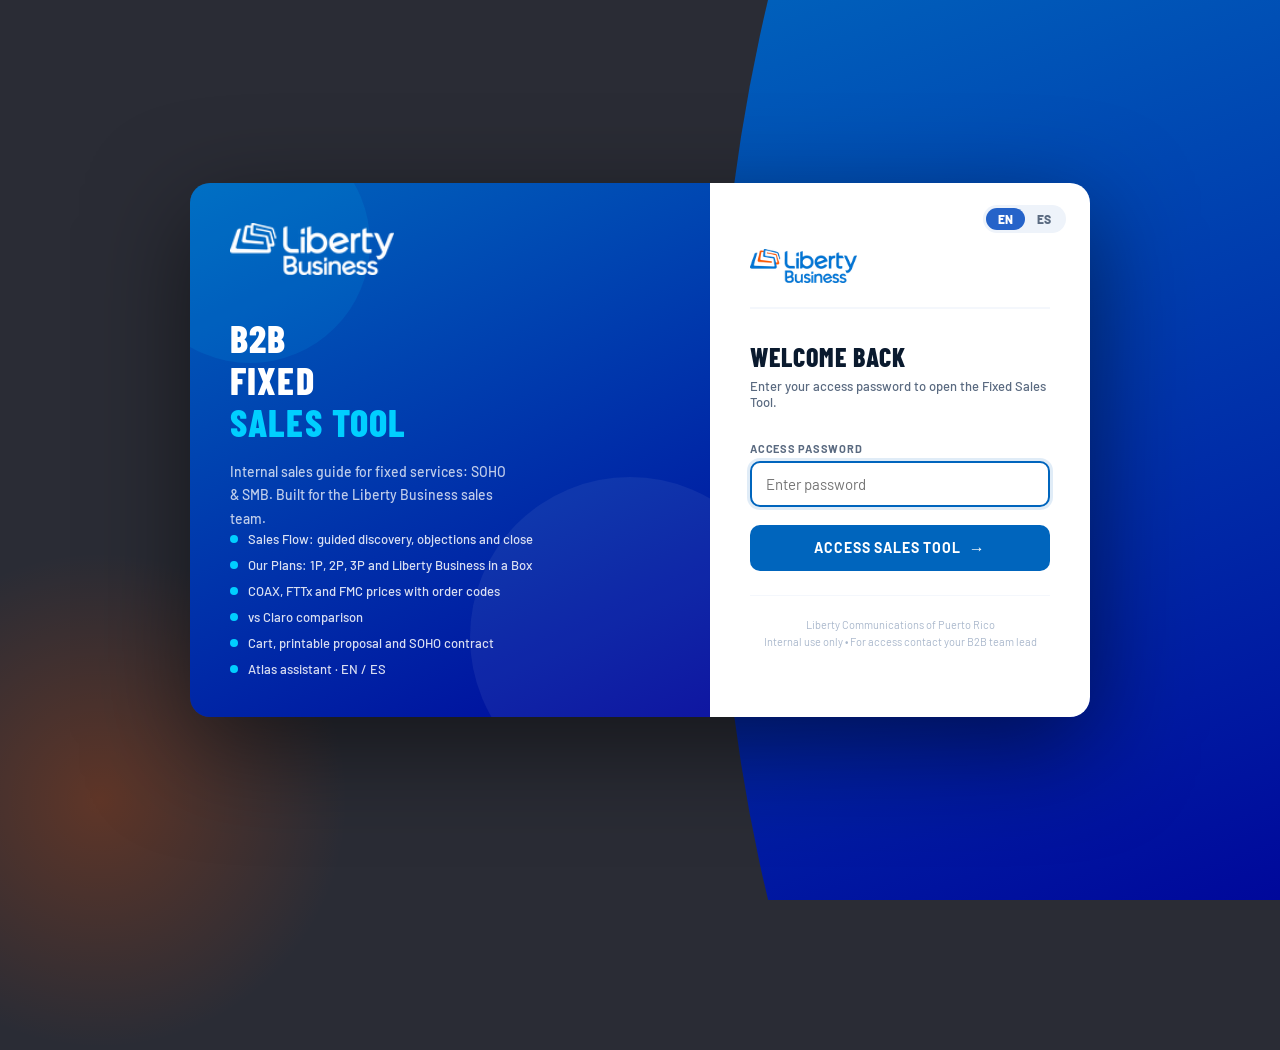
<file: index.html>
<!DOCTYPE html>
<html lang="en">
<head>
<meta charset="UTF-8">
<meta name="viewport" content="width=device-width, initial-scale=1.0">
<title>B2B Fixed Sales Tool</title>
<link href="https://fonts.googleapis.com/css2?family=Barlow:wght@400;500;600;700;800&family=Barlow+Condensed:wght@700;800&display=swap" rel="stylesheet">
<style>
  *{box-sizing:border-box;margin:0;padding:0;}

  body {
    font-family:'Barlow',sans-serif;
    min-height:100vh;
    background:#2A2C35;
    display:flex;
    align-items:center;
    justify-content:center;
    padding:1.5rem;
    position:relative;
    overflow:hidden;
  }

  /* Background design — matches Liberty brand */
  body::before {
    content:'';
    position:absolute;
    top:-200px; right:-200px;
    width:600px; height:600px;
    background:radial-gradient(circle, rgba(0,101,189,.35) 0%, transparent 70%);
    border-radius:50%;
    pointer-events:none;
  }
  body::after {
    content:'';
    position:absolute;
    bottom:-150px; left:-150px;
    width:500px; height:500px;
    background:radial-gradient(circle, rgba(255,83,0,.25) 0%, transparent 70%);
    border-radius:50%;
    pointer-events:none;
  }

  /* Decorative arc — mimics Liberty logo curves */
  .bg-arc {
    position:absolute;
    top:0; right:0;
    width:55%;
    height:100%;
    background:linear-gradient(160deg, #0065BD 0%, #00089B 100%);
    clip-path:ellipse(80% 120% at 100% 50%);
    pointer-events:none;
    z-index:0;
  }

  .container {
    position:relative;
    z-index:1;
    display:flex;
    width:100%;
    max-width:900px;
    min-height:520px;
    border-radius:20px;
    overflow:hidden;
    box-shadow:0 30px 100px rgba(0,0,0,.5);
  }

  /* ── LEFT PANEL — branding ── */
  .left {
    flex:1;
    background:linear-gradient(155deg,#0065BD 0%,#00089B 100%);
    padding:2.5rem;
    display:flex;
    flex-direction:column;
    justify-content:space-between;
    position:relative;
    overflow:hidden;
  }
  .left::before {
    content:'';
    position:absolute;
    bottom:-80px; right:-80px;
    width:320px; height:320px;
    background:rgba(255,255,255,.06);
    border-radius:50%;
  }
  .left::after {
    content:'';
    position:absolute;
    top:-60px; left:-60px;
    width:240px; height:240px;
    background:rgba(0,207,255,.1);
    border-radius:50%;
  }

  .left-top { position:relative;z-index:1; }

  .logo-img {
    height:52px;
    width:auto;
    margin-bottom:2.5rem;
    filter:brightness(0) invert(1);
  }

  .left h1 {
    font-family:'Barlow Condensed',sans-serif;
    font-size:38px;
    font-weight:800;
    color:white;
    text-transform:uppercase;
    letter-spacing:.03em;
    line-height:1.1;
    margin-bottom:1rem;
  }
  .left h1 span { color:#00CFFF; }

  .left p {
    font-size:14px;
    color:rgba(255,255,255,.75);
    line-height:1.7;
    font-weight:500;
    max-width:280px;
  }

  .left-bottom {
    position:relative;z-index:1;
  }
  .features {
    list-style:none;
    display:flex;
    flex-direction:column;
    gap:10px;
  }
  .features li {
    display:flex;
    align-items:center;
    gap:10px;
    font-size:13px;
    color:rgba(255,255,255,.85);
    font-weight:500;
  }
  .features li .dot {
    width:8px;height:8px;
    background:#00CFFF;
    border-radius:50%;
    flex-shrink:0;
  }

  /* ── RIGHT PANEL — login form ── */
  .right {
    width:380px;
    background:white;
    padding:2.5rem;
    display:flex;
    flex-direction:column;
    justify-content:center;
  }

  .right-logo {
    display:flex;
    align-items:center;
    gap:10px;
    margin-bottom:2rem;
    padding-bottom:1.5rem;
    border-bottom:2px solid #f4f7fc;
  }
  .right-logo img {
    height:36px;
    width:auto;
  }

  .right h2 {
    font-family:'Barlow Condensed',sans-serif;
    font-size:26px;
    font-weight:800;
    color:#0a1a2e;
    text-transform:uppercase;
    letter-spacing:.04em;
    margin-bottom:.35rem;
  }
  .right .sub {
    font-size:13px;
    color:#5a6a80;
    font-weight:500;
    margin-bottom:2rem;
  }

  .field {
    margin-bottom:1.1rem;
  }
  .field label {
    display:block;
    font-size:11px;
    font-weight:700;
    color:#5a6a80;
    text-transform:uppercase;
    letter-spacing:.07em;
    margin-bottom:6px;
  }
  .field input {
    width:100%;
    padding:12px 14px;
    font-size:15px;
    font-family:'Barlow',sans-serif;
    border:2px solid #d4e2f0;
    border-radius:10px;
    outline:none;
    transition:border-color .15s, box-shadow .15s;
    color:#0a1a2e;
    background:white;
  }
  .field input:focus {
    border-color:#0065BD;
    box-shadow:0 0 0 3px rgba(0,101,189,.12);
  }

  .error {
    display:none;
    background:#fff1eb;
    border:1.5px solid #FF5300;
    border-radius:8px;
    padding:9px 13px;
    font-size:12.5px;
    color:#c03a00;
    font-weight:600;
    margin-bottom:1rem;
    align-items:center;
    gap:7px;
  }
  .error.show { display:flex; }

  .btn {
    width:100%;
    padding:13px;
    background:#0065BD;
    color:white;
    border:none;
    border-radius:10px;
    font-family:'Barlow',sans-serif;
    font-size:14px;
    font-weight:700;
    text-transform:uppercase;
    letter-spacing:.06em;
    cursor:pointer;
    transition:background .15s, transform .1s;
    display:flex;
    align-items:center;
    justify-content:center;
    gap:8px;
  }
  .btn:hover { background:#004d91; }
  .btn:active { transform:scale(.98); }

  .footer-note {
    margin-top:1.5rem;
    padding-top:1.25rem;
    border-top:1px solid #f4f7fc;
    font-size:11px;
    color:#aab8cc;
    text-align:center;
    line-height:1.6;
  }

  @keyframes shake {
    0%,100%{transform:translateX(0)}
    20%{transform:translateX(-7px)}
    40%{transform:translateX(7px)}
    60%{transform:translateX(-4px)}
    80%{transform:translateX(4px)}
  }
  .shake { animation:shake .38s ease; }

  /* Responsive — stack on mobile */
  @media(max-width:680px){
    .container{flex-direction:column;max-width:420px;min-height:auto;}
    .left{padding:2rem;min-height:200px;}
    .left p,.features{display:none;}
    .right{width:100%;padding:2rem;}
  }

  /* UAT Oct 21: language toggle on the login */
  .lang-sw{position:absolute;top:22px;right:24px;display:inline-flex;background:#eef3fa;border-radius:999px;padding:3px;z-index:2}
  .lang-sw button{border:0;background:transparent;border-radius:999px;padding:4px 12px;font:800 12px 'Barlow',sans-serif;color:#5a6a80;cursor:pointer}
  .lang-sw button.on{background:#2563c9;color:#fff}
  .right{position:relative}
</style>
</head>
<body>

<div class="bg-arc"></div>

<div class="container">

  <!-- LEFT: Branding panel -->
  <div class="left">
    <div class="left-top">
      <img class="logo-img" id="leftLogo" alt="Liberty Business">
      <h1>B2B<br>Fixed<br><span data-i18n="h1b">Sales Tool</span></h1>
      <p data-i18n="lead"></p>
    </div>
    <div class="left-bottom">
      <ul class="features">
        <li><span class="dot"></span><span data-i18n="f0"></span></li>
        <li><span class="dot"></span><span data-i18n="f1"></span></li>
        <li><span class="dot"></span><span data-i18n="f2"></span></li>
        <li><span class="dot"></span><span data-i18n="f3"></span></li>
        <li><span class="dot"></span><span data-i18n="f4"></span></li>
        <li><span class="dot"></span><span data-i18n="f5"></span></li>
      </ul>
    </div>
  </div>
  <!-- RIGHT: Login form -->
  <div class="right">
    <div class="lang-sw" role="group" aria-label="Language"><button type="button" data-l="en">EN</button><button type="button" data-l="es">ES</button></div>
    <div class="right-logo">
      <img id="rightLogo" alt="Liberty Business" style="height:34px;">
    </div>
    <h2 data-i18n="welcome"></h2>
    <p class="sub" data-i18n="sub"></p>
    <div class="error" id="errMsg">
      <span>❌</span>
      <span data-i18n="err"></span>
    </div>
    <div class="field">
      <label for="pw" data-i18n="pwLabel"></label>
      <input type="password" id="pw" onkeydown="if(event.key==='Enter')checkPw()">
    </div>
    <button class="btn" onclick="checkPw()">
      <span data-i18n="go"></span>
      <span style="font-size:16px;">→</span>
    </button>
    <div class="footer-note">
      Liberty Communications of Puerto Rico<br>
      <span data-i18n="foot"></span>
    </div>
  </div>
</div>

<script>
  // Inject logo from base64
  const LOGO = '[data-uri]';
  document.getElementById('leftLogo').src = LOGO;
  document.getElementById('rightLogo').src = LOGO;


  // ── Language (UAT Oct 21): English by default, ES toggle; the choice carries into the tool ──
  const LOGIN_T = {"en": {"welcome": "Welcome back", "pwLabel": "Access password", "pwPh": "Enter password", "go": "Access Sales Tool", "err": "Incorrect password. Please try again.", "foot": "Internal use only • For access contact your B2B team lead", "h1b": "Sales Tool", "sub": "Enter your access password to open the Fixed Sales Tool.", "lead": "Internal sales guide for fixed services: SOHO & SMB. Built for the Liberty Business sales team.", "f": ["Sales Flow: guided discovery, objections and close", "Our Plans: 1P, 2P, 3P and Liberty Business in a Box", "COAX, FTTx and FMC prices with order codes", "vs Claro comparison", "Cart, printable proposal and SOHO contract", "Atlas assistant · EN / ES"]}, "es": {"welcome": "Bienvenido", "pwLabel": "Contraseña de acceso", "pwPh": "Escribe la contraseña", "go": "Entrar a la herramienta", "err": "Contraseña incorrecta. Intenta de nuevo.", "foot": "Solo para uso interno • Para acceso, contacta a tu líder del equipo B2B", "h1b": "Sales Tool", "sub": "Escribe tu contraseña de acceso para abrir el Fixed Sales Tool.", "lead": "Guía interna de ventas para servicios fijos: SOHO y SMB. Hecha para el equipo de ventas de Liberty Business.", "f": ["Flujo de Venta: descubrimiento guiado, objeciones y cierre", "Nuestros Planes: 1P, 2P, 3P y Liberty Business in a Box", "Precios COAX, FTTx y FMC con códigos de orden", "Comparación vs Claro", "Cotización, propuesta imprimible y contrato SOHO", "Asistente Atlas · EN / ES"]}};
  let loginLang = (localStorage.getItem('lf-lang') === 'es') ? 'es' : 'en';
  function applyLoginLang(){
    const t = LOGIN_T[loginLang];
    document.documentElement.lang = loginLang;
    document.querySelectorAll('[data-i18n]').forEach(el=>{
      const k = el.dataset.i18n; const m = k.match(/^f(\d+)$/);
      el.textContent = m ? t.f[+m[1]] : t[k];
    });
    document.getElementById('pw').placeholder = t.pwPh;
    document.querySelectorAll('.lang-sw button').forEach(b=>b.classList.toggle('on', b.dataset.l===loginLang));
  }
  document.querySelectorAll('.lang-sw button').forEach(b=>b.addEventListener('click', ()=>{
    loginLang = b.dataset.l; try{ localStorage.setItem('lf-lang', loginLang); }catch(e){} applyLoginLang();
  }));
  applyLoginLang();

  // Password stored as SHA-256 hash — not plain text
  const CORRECT_HASH = '524046e112509a42c9b95545ca26e29276dfa9485100cdb0637f38453425beaf';

  async function hashStr(str) {
    const buf = await crypto.subtle.digest('SHA-256', new TextEncoder().encode(str));
    return Array.from(new Uint8Array(buf)).map(b=>b.toString(16).padStart(2,'0')).join('');
  }

  async function checkPw() {
    const input = document.getElementById('pw').value.trim();
    if(!input) return;
    const h = await hashStr(input);
    if(h === CORRECT_HASH) {
      sessionStorage.setItem('lb_auth', CORRECT_HASH);
      window.location.href = 'guide-fijo.html';
    } else {
      const form = document.querySelector('.right');
      const err  = document.getElementById('errMsg');
      err.classList.add('show');
      form.classList.add('shake');
      document.getElementById('pw').value = '';
      setTimeout(()=>form.classList.remove('shake'), 380);
    }
  }

  // Skip login if already authenticated this session
  if(sessionStorage.getItem('lb_auth') === CORRECT_HASH) {
    window.location.href = 'guide-fijo.html';
  }

  // Focus password field on load
  window.addEventListener('load', ()=>document.getElementById('pw').focus());
</script>

</body>
</html>
</file>
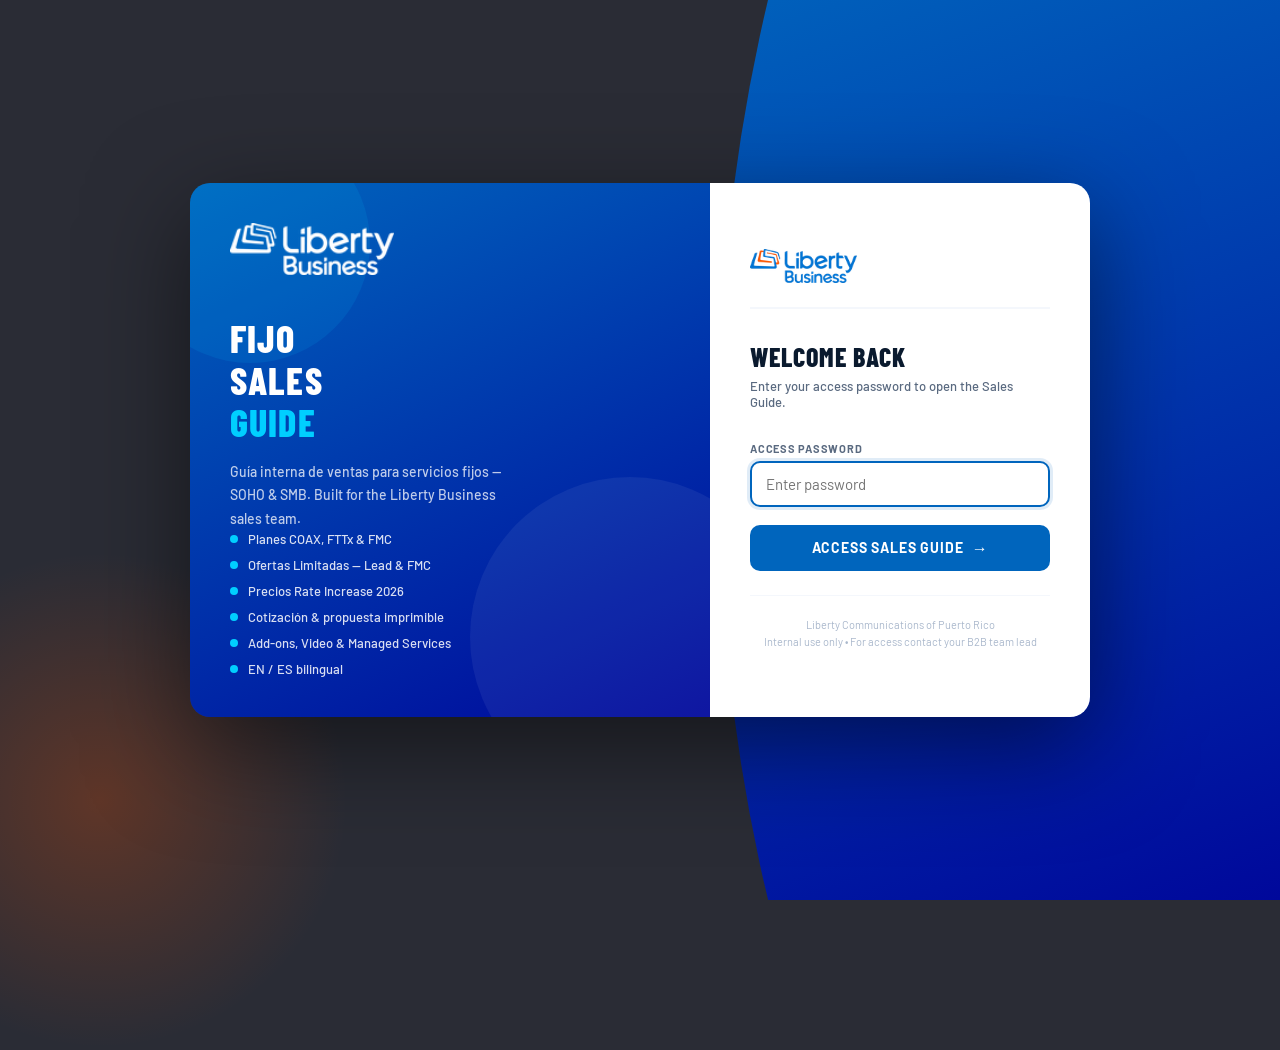
<file: _repo/index.html>
<!DOCTYPE html>
<html lang="en">
<head>
<meta charset="UTF-8">
<meta name="viewport" content="width=device-width, initial-scale=1.0">
<title>Liberty Business — B2B Sales Guide</title>
<link href="https://fonts.googleapis.com/css2?family=Barlow:wght@400;500;600;700;800&family=Barlow+Condensed:wght@700;800&display=swap" rel="stylesheet">
<style>
  *{box-sizing:border-box;margin:0;padding:0;}

  body {
    font-family:'Barlow',sans-serif;
    min-height:100vh;
    background:#2A2C35;
    display:flex;
    align-items:center;
    justify-content:center;
    padding:1.5rem;
    position:relative;
    overflow:hidden;
  }

  /* Background design — matches Liberty brand */
  body::before {
    content:'';
    position:absolute;
    top:-200px; right:-200px;
    width:600px; height:600px;
    background:radial-gradient(circle, rgba(0,101,189,.35) 0%, transparent 70%);
    border-radius:50%;
    pointer-events:none;
  }
  body::after {
    content:'';
    position:absolute;
    bottom:-150px; left:-150px;
    width:500px; height:500px;
    background:radial-gradient(circle, rgba(255,83,0,.25) 0%, transparent 70%);
    border-radius:50%;
    pointer-events:none;
  }

  /* Decorative arc — mimics Liberty logo curves */
  .bg-arc {
    position:absolute;
    top:0; right:0;
    width:55%;
    height:100%;
    background:linear-gradient(160deg, #0065BD 0%, #00089B 100%);
    clip-path:ellipse(80% 120% at 100% 50%);
    pointer-events:none;
    z-index:0;
  }

  .container {
    position:relative;
    z-index:1;
    display:flex;
    width:100%;
    max-width:900px;
    min-height:520px;
    border-radius:20px;
    overflow:hidden;
    box-shadow:0 30px 100px rgba(0,0,0,.5);
  }

  /* ── LEFT PANEL — branding ── */
  .left {
    flex:1;
    background:linear-gradient(155deg,#0065BD 0%,#00089B 100%);
    padding:2.5rem;
    display:flex;
    flex-direction:column;
    justify-content:space-between;
    position:relative;
    overflow:hidden;
  }
  .left::before {
    content:'';
    position:absolute;
    bottom:-80px; right:-80px;
    width:320px; height:320px;
    background:rgba(255,255,255,.06);
    border-radius:50%;
  }
  .left::after {
    content:'';
    position:absolute;
    top:-60px; left:-60px;
    width:240px; height:240px;
    background:rgba(0,207,255,.1);
    border-radius:50%;
  }

  .left-top { position:relative;z-index:1; }

  .logo-img {
    height:52px;
    width:auto;
    margin-bottom:2.5rem;
    filter:brightness(0) invert(1);
  }

  .left h1 {
    font-family:'Barlow Condensed',sans-serif;
    font-size:38px;
    font-weight:800;
    color:white;
    text-transform:uppercase;
    letter-spacing:.03em;
    line-height:1.1;
    margin-bottom:1rem;
  }
  .left h1 span { color:#00CFFF; }

  .left p {
    font-size:14px;
    color:rgba(255,255,255,.75);
    line-height:1.7;
    font-weight:500;
    max-width:280px;
  }

  .left-bottom {
    position:relative;z-index:1;
  }
  .features {
    list-style:none;
    display:flex;
    flex-direction:column;
    gap:10px;
  }
  .features li {
    display:flex;
    align-items:center;
    gap:10px;
    font-size:13px;
    color:rgba(255,255,255,.85);
    font-weight:500;
  }
  .features li .dot {
    width:8px;height:8px;
    background:#00CFFF;
    border-radius:50%;
    flex-shrink:0;
  }

  /* ── RIGHT PANEL — login form ── */
  .right {
    width:380px;
    background:white;
    padding:2.5rem;
    display:flex;
    flex-direction:column;
    justify-content:center;
  }

  .right-logo {
    display:flex;
    align-items:center;
    gap:10px;
    margin-bottom:2rem;
    padding-bottom:1.5rem;
    border-bottom:2px solid #f4f7fc;
  }
  .right-logo img {
    height:36px;
    width:auto;
  }

  .right h2 {
    font-family:'Barlow Condensed',sans-serif;
    font-size:26px;
    font-weight:800;
    color:#0a1a2e;
    text-transform:uppercase;
    letter-spacing:.04em;
    margin-bottom:.35rem;
  }
  .right .sub {
    font-size:13px;
    color:#5a6a80;
    font-weight:500;
    margin-bottom:2rem;
  }

  .field {
    margin-bottom:1.1rem;
  }
  .field label {
    display:block;
    font-size:11px;
    font-weight:700;
    color:#5a6a80;
    text-transform:uppercase;
    letter-spacing:.07em;
    margin-bottom:6px;
  }
  .field input {
    width:100%;
    padding:12px 14px;
    font-size:15px;
    font-family:'Barlow',sans-serif;
    border:2px solid #d4e2f0;
    border-radius:10px;
    outline:none;
    transition:border-color .15s, box-shadow .15s;
    color:#0a1a2e;
    background:white;
  }
  .field input:focus {
    border-color:#0065BD;
    box-shadow:0 0 0 3px rgba(0,101,189,.12);
  }

  .error {
    display:none;
    background:#fff1eb;
    border:1.5px solid #FF5300;
    border-radius:8px;
    padding:9px 13px;
    font-size:12.5px;
    color:#c03a00;
    font-weight:600;
    margin-bottom:1rem;
    align-items:center;
    gap:7px;
  }
  .error.show { display:flex; }

  .btn {
    width:100%;
    padding:13px;
    background:#0065BD;
    color:white;
    border:none;
    border-radius:10px;
    font-family:'Barlow',sans-serif;
    font-size:14px;
    font-weight:700;
    text-transform:uppercase;
    letter-spacing:.06em;
    cursor:pointer;
    transition:background .15s, transform .1s;
    display:flex;
    align-items:center;
    justify-content:center;
    gap:8px;
  }
  .btn:hover { background:#004d91; }
  .btn:active { transform:scale(.98); }

  .footer-note {
    margin-top:1.5rem;
    padding-top:1.25rem;
    border-top:1px solid #f4f7fc;
    font-size:11px;
    color:#aab8cc;
    text-align:center;
    line-height:1.6;
  }

  @keyframes shake {
    0%,100%{transform:translateX(0)}
    20%{transform:translateX(-7px)}
    40%{transform:translateX(7px)}
    60%{transform:translateX(-4px)}
    80%{transform:translateX(4px)}
  }
  .shake { animation:shake .38s ease; }

  /* Responsive — stack on mobile */
  @media(max-width:680px){
    .container{flex-direction:column;max-width:420px;min-height:auto;}
    .left{padding:2rem;min-height:200px;}
    .left p,.features{display:none;}
    .right{width:100%;padding:2rem;}
  }
</style>
</head>
<body>

<div class="bg-arc"></div>

<div class="container">

  <!-- LEFT: Branding panel -->
  <div class="left">
    <div class="left-top">
      <img class="logo-img" id="leftLogo" alt="Liberty Business">
      <h1>Fijo<br>Sales<br><span>Guide</span></h1>
      <p>Guía interna de ventas para servicios fijos — SOHO &amp; SMB. Built for the Liberty Business sales team.</p>
    </div>
    <div class="left-bottom">
      <ul class="features">
        <li><span class="dot"></span>Planes COAX, FTTx &amp; FMC</li>
        <li><span class="dot"></span>Ofertas Limitadas — Lead &amp; FMC</li>
        <li><span class="dot"></span>Precios Rate Increase 2026</li>
        <li><span class="dot"></span>Cotización &amp; propuesta imprimible</li>
        <li><span class="dot"></span>Add-ons, Video &amp; Managed Services</li>
        <li><span class="dot"></span>EN / ES bilingual</li>
      </ul>
    </div>
  </div>

  <!-- RIGHT: Login form -->
  <div class="right">

    <div class="right-logo">
      <img id="rightLogo" alt="Liberty Business" style="height:34px;">
    </div>

    <h2>Welcome back</h2>
    <p class="sub">Enter your access password to open the Sales Guide.</p>

    <div class="error" id="errMsg">
      <span>❌</span>
      <span>Incorrect password. Please try again.</span>
    </div>

    <div class="field">
      <label for="pw">Access Password</label>
      <input type="password" id="pw" placeholder="Enter password"
             onkeydown="if(event.key==='Enter')checkPw()">
    </div>

    <button class="btn" onclick="checkPw()">
      Access Sales Guide
      <span style="font-size:16px;">→</span>
    </button>

    <div class="footer-note">
      Liberty Communications of Puerto Rico<br>
      Internal use only &bull; For access contact your B2B team lead
    </div>

  </div>
</div>

<script>
  // Inject logo from base64
  const LOGO = '[data-uri]';
  document.getElementById('leftLogo').src = LOGO;
  document.getElementById('rightLogo').src = LOGO;

  // Password stored as SHA-256 hash — not plain text
  const CORRECT_HASH = '524046e112509a42c9b95545ca26e29276dfa9485100cdb0637f38453425beaf';

  async function hashStr(str) {
    const buf = await crypto.subtle.digest('SHA-256', new TextEncoder().encode(str));
    return Array.from(new Uint8Array(buf)).map(b=>b.toString(16).padStart(2,'0')).join('');
  }

  async function checkPw() {
    const input = document.getElementById('pw').value.trim();
    if(!input) return;
    const h = await hashStr(input);
    if(h === CORRECT_HASH) {
      sessionStorage.setItem('lb_auth', CORRECT_HASH);
      window.location.href = 'guide-fijo.html';
    } else {
      const form = document.querySelector('.right');
      const err  = document.getElementById('errMsg');
      err.classList.add('show');
      form.classList.add('shake');
      document.getElementById('pw').value = '';
      setTimeout(()=>form.classList.remove('shake'), 380);
    }
  }

  // Skip login if already authenticated this session
  if(sessionStorage.getItem('lb_auth') === CORRECT_HASH) {
    window.location.href = 'guide-fijo.html';
  }

  // Focus password field on load
  window.addEventListener('load', ()=>document.getElementById('pw').focus());
</script>

</body>
</html>
</file>
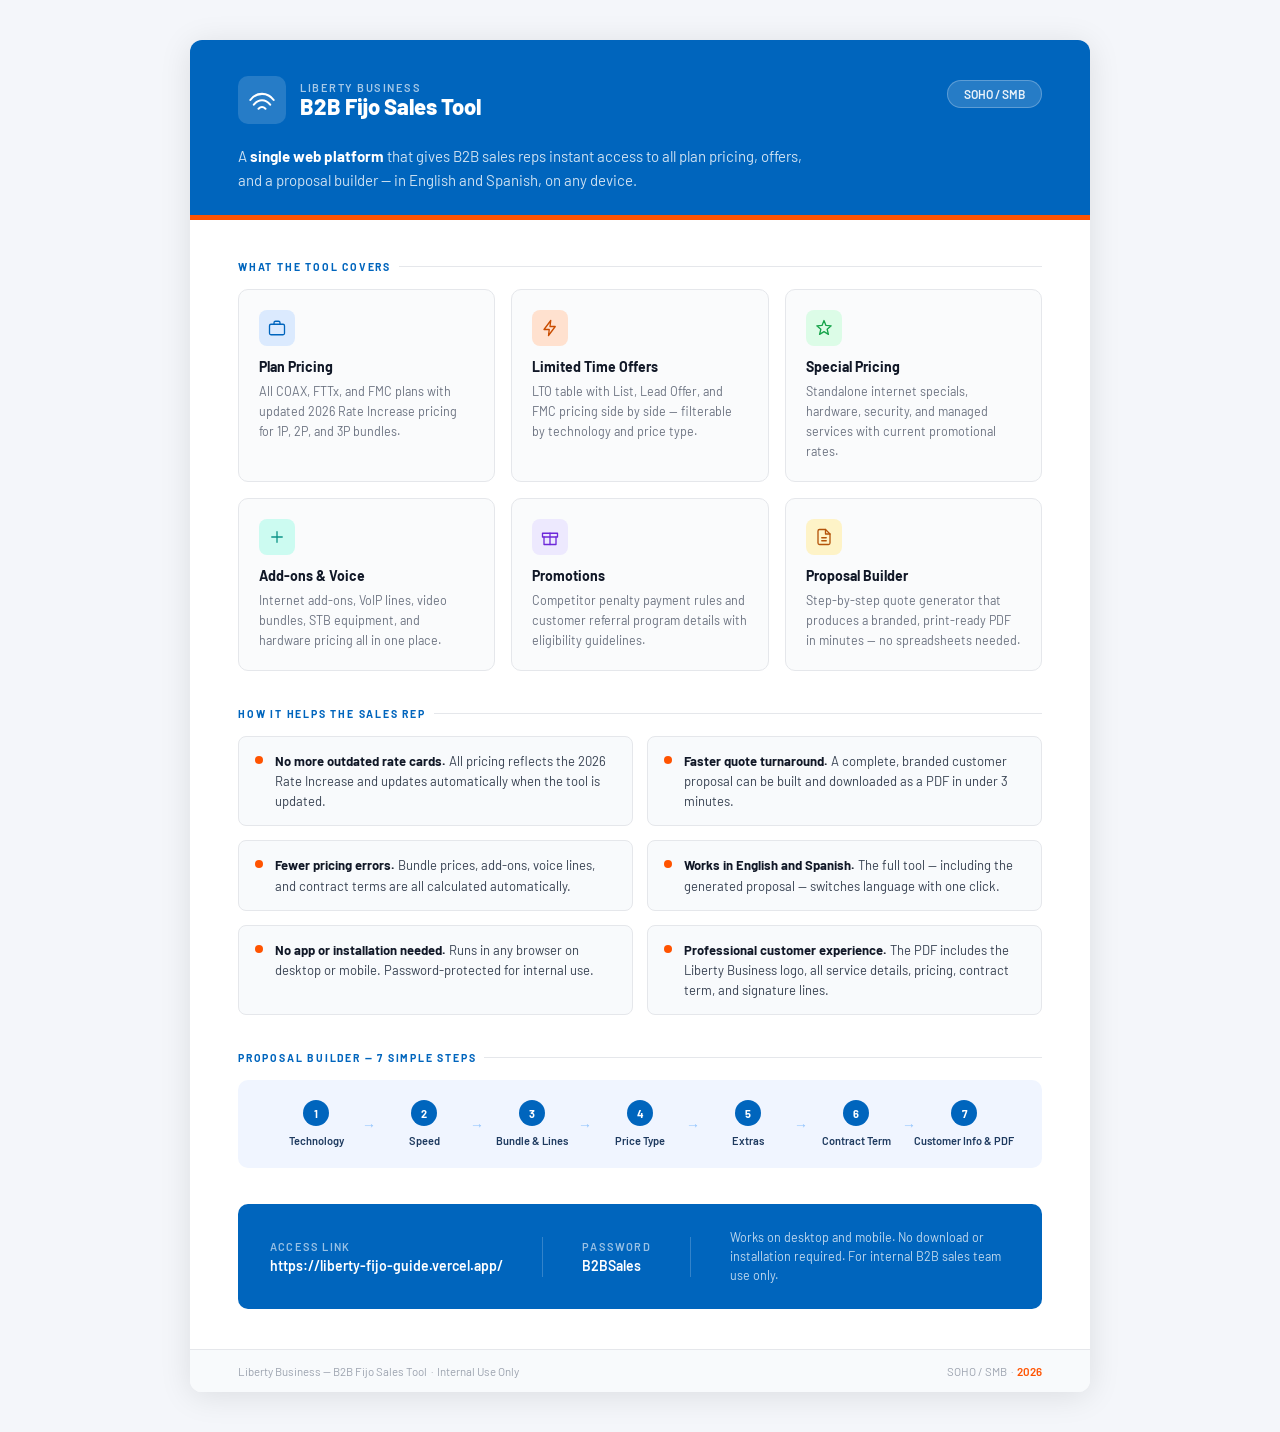
<file: one-pager.html>
<!DOCTYPE html>
<html lang="en">
<head>
<meta charset="UTF-8">
<meta name="viewport" content="width=device-width, initial-scale=1.0">
<title>B2B Fijo Sales Tool — One Pager</title>
<link href="https://fonts.googleapis.com/css2?family=Barlow:wght@400;500;600;700;800&display=swap" rel="stylesheet">
<style>
  *, *::before, *::after { box-sizing: border-box; margin: 0; padding: 0; }

  body {
    font-family: 'Barlow', sans-serif;
    background: #f4f6fa;
    color: #1f2937;
    min-height: 100vh;
  }

  .page {
    max-width: 900px;
    margin: 40px auto;
    background: #fff;
    border-radius: 12px;
    overflow: hidden;
    box-shadow: 0 4px 32px rgba(0,0,0,0.10);
  }

  /* HEADER */
  .header {
    background: #0065BD;
    padding: 36px 48px 28px;
    position: relative;
  }
  .header::after {
    content: '';
    display: block;
    height: 5px;
    background: #FF5300;
    position: absolute;
    bottom: 0; left: 0; right: 0;
  }
  .header-top {
    display: flex;
    align-items: flex-start;
    justify-content: space-between;
    gap: 24px;
  }
  .header-logo {
    display: flex;
    align-items: center;
    gap: 14px;
  }
  .logo-box {
    width: 48px; height: 48px;
    background: rgba(255,255,255,0.15);
    border-radius: 10px;
    display: flex; align-items: center; justify-content: center;
  }
  .logo-box svg { width: 28px; height: 28px; }
  .logo-text {}
  .logo-text .eyebrow {
    font-size: 11px; font-weight: 600; letter-spacing: 1.5px;
    color: rgba(255,255,255,0.65); text-transform: uppercase;
  }
  .logo-text .name {
    font-size: 22px; font-weight: 800; color: #fff; line-height: 1.1;
  }
  .header-badge {
    background: rgba(255,255,255,0.15);
    border: 1px solid rgba(255,255,255,0.25);
    border-radius: 20px;
    padding: 6px 16px;
    font-size: 12px; font-weight: 600; color: rgba(255,255,255,0.9);
    white-space: nowrap;
    margin-top: 4px;
  }
  .header-tagline {
    margin-top: 20px;
    font-size: 15px; color: rgba(255,255,255,0.8); line-height: 1.6;
    max-width: 580px;
  }
  .header-tagline strong { color: #fff; }

  /* BODY */
  .body { padding: 40px 48px; }

  /* SECTION LABEL */
  .section-label {
    font-size: 10.5px; font-weight: 700; letter-spacing: 1.8px;
    text-transform: uppercase; color: #0065BD;
    margin-bottom: 16px;
    display: flex; align-items: center; gap: 8px;
  }
  .section-label::after {
    content: ''; flex: 1; height: 1px; background: #e5e7eb;
  }

  /* INTRO */
  .intro {
    font-size: 15.5px; line-height: 1.75; color: #374151;
    margin-bottom: 36px;
  }

  /* FEATURE GRID */
  .feature-grid {
    display: grid;
    grid-template-columns: repeat(3, 1fr);
    gap: 16px;
    margin-bottom: 36px;
  }
  .feature-card {
    border: 1px solid #e5e7eb;
    border-radius: 10px;
    padding: 20px;
    background: #fafbfc;
  }
  .feature-card .fc-icon {
    width: 36px; height: 36px;
    border-radius: 8px;
    display: flex; align-items: center; justify-content: center;
    margin-bottom: 12px;
  }
  .feature-card .fc-icon svg { width: 18px; height: 18px; }
  .fc-blue  .fc-icon { background: #dbeafe; color: #0065BD; }
  .fc-orange .fc-icon { background: #ffe1cf; color: #c94c00; }
  .fc-green  .fc-icon { background: #dcfce7; color: #16a34a; }
  .fc-purple .fc-icon { background: #ede9fe; color: #6d28d9; }
  .fc-teal   .fc-icon { background: #ccfbf1; color: #0d9488; }
  .fc-amber  .fc-icon { background: #fef3c7; color: #b45309; }

  .feature-card .fc-title {
    font-size: 14px; font-weight: 700; color: #111827; margin-bottom: 6px;
  }
  .feature-card .fc-desc {
    font-size: 12.5px; color: #6b7280; line-height: 1.6;
  }

  /* BENEFITS */
  .benefits-grid {
    display: grid;
    grid-template-columns: repeat(2, 1fr);
    gap: 14px;
    margin-bottom: 36px;
  }
  .benefit-row {
    display: flex;
    align-items: flex-start;
    gap: 12px;
    background: #f8fafc;
    border-radius: 8px;
    padding: 14px 16px;
    border: 1px solid #e5e7eb;
  }
  .benefit-dot {
    width: 8px; height: 8px; border-radius: 50%;
    background: #FF5300; flex-shrink: 0; margin-top: 5px;
  }
  .benefit-text { font-size: 13px; color: #374151; line-height: 1.55; }
  .benefit-text strong { color: #111827; font-weight: 700; }

  /* PROPOSAL FLOW */
  .flow-section { margin-bottom: 36px; }
  .flow-steps {
    display: flex;
    align-items: stretch;
    gap: 0;
    background: #f0f5ff;
    border-radius: 10px;
    padding: 20px 24px;
    overflow: hidden;
  }
  .flow-step {
    flex: 1;
    text-align: center;
    position: relative;
  }
  .flow-step::after {
    content: '→';
    position: absolute;
    right: -6px;
    top: 50%;
    transform: translateY(-50%);
    font-size: 14px;
    color: #93c5fd;
    font-weight: 700;
  }
  .flow-step:last-child::after { display: none; }
  .flow-step .fs-num {
    width: 26px; height: 26px; border-radius: 50%;
    background: #0065BD; color: #fff;
    font-size: 11px; font-weight: 700;
    display: flex; align-items: center; justify-content: center;
    margin: 0 auto 8px;
  }
  .flow-step .fs-lbl {
    font-size: 11px; font-weight: 600; color: #1e3a5f; line-height: 1.3;
  }

  /* ACCESS BOX */
  .access-box {
    background: #0065BD;
    border-radius: 10px;
    padding: 24px 32px;
    display: flex;
    align-items: center;
    justify-content: space-between;
    gap: 24px;
    color: #fff;
  }
  .access-left .al-label {
    font-size: 11px; font-weight: 600; letter-spacing: 1.2px;
    text-transform: uppercase; color: rgba(255,255,255,0.6);
    margin-bottom: 4px;
  }
  .access-left .al-value {
    font-size: 14px; font-weight: 600; color: #fff;
  }
  .access-divider {
    width: 1px; height: 40px; background: rgba(255,255,255,0.2);
  }
  .access-note {
    font-size: 12.5px; color: rgba(255,255,255,0.75); line-height: 1.5;
    max-width: 280px;
  }

  /* FOOTER */
  .footer {
    background: #f8fafc;
    border-top: 1px solid #e5e7eb;
    padding: 14px 48px;
    display: flex;
    align-items: center;
    justify-content: space-between;
  }
  .footer-left { font-size: 11.5px; color: #9ca3af; }
  .footer-right { font-size: 11.5px; color: #9ca3af; }
  .footer-right span { color: #FF5300; font-weight: 600; }

  @media print {
    body { background: #fff; }
    .page { margin: 0; box-shadow: none; border-radius: 0; }
  }
</style>
</head>
<body>
<div class="page">

  <!-- HEADER -->
  <div class="header">
    <div class="header-top">
      <div class="header-logo">
        <div class="logo-box">
          <svg viewBox="0 0 24 24" fill="none" stroke="white" stroke-width="1.75" stroke-linecap="round" stroke-linejoin="round">
            <path d="M2 12c5-7 15-7 20 0"/><path d="M5 16c4-5 10-5 14 0"/><path d="M9 19.5c2-2 4-2 6 0"/>
          </svg>
        </div>
        <div class="logo-text">
          <div class="eyebrow">Liberty Business</div>
          <div class="name">B2B Fijo Sales Tool</div>
        </div>
      </div>
      <div class="header-badge">SOHO / SMB</div>
    </div>
    <p class="header-tagline">
      A <strong>single web platform</strong> that gives B2B sales reps instant access to all plan pricing, offers, and a proposal builder — in English and Spanish, on any device.
    </p>
  </div>

  <!-- BODY -->
  <div class="body">

    <!-- WHAT IT COVERS -->
    <div class="section-label">What the tool covers</div>

    <div class="feature-grid">
      <div class="feature-card fc-blue">
        <div class="fc-icon">
          <svg viewBox="0 0 24 24" fill="none" stroke="currentColor" stroke-width="1.75" stroke-linecap="round" stroke-linejoin="round">
            <rect x="2" y="7" width="20" height="14" rx="2"/><path d="M16 7V5a2 2 0 0 0-2-2h-4a2 2 0 0 0-2 2v2"/>
          </svg>
        </div>
        <div class="fc-title">Plan Pricing</div>
        <div class="fc-desc">All COAX, FTTx, and FMC plans with updated 2026 Rate Increase pricing for 1P, 2P, and 3P bundles.</div>
      </div>

      <div class="feature-card fc-orange">
        <div class="fc-icon">
          <svg viewBox="0 0 24 24" fill="none" stroke="currentColor" stroke-width="1.75" stroke-linecap="round" stroke-linejoin="round">
            <path d="M13 2 4 14h7l-1 8 9-12h-7z"/>
          </svg>
        </div>
        <div class="fc-title">Limited Time Offers</div>
        <div class="fc-desc">LTO table with List, Lead Offer, and FMC pricing side by side — filterable by technology and price type.</div>
      </div>

      <div class="feature-card fc-green">
        <div class="fc-icon">
          <svg viewBox="0 0 24 24" fill="none" stroke="currentColor" stroke-width="1.75" stroke-linecap="round" stroke-linejoin="round">
            <path d="m12 2 2.6 6.6 7 .5-5.4 4.6 1.7 6.8L12 16.9 6.1 20.5l1.7-6.8L2.4 9.1l7-.5z"/>
          </svg>
        </div>
        <div class="fc-title">Special Pricing</div>
        <div class="fc-desc">Standalone internet specials, hardware, security, and managed services with current promotional rates.</div>
      </div>

      <div class="feature-card fc-teal">
        <div class="fc-icon">
          <svg viewBox="0 0 24 24" fill="none" stroke="currentColor" stroke-width="1.75" stroke-linecap="round" stroke-linejoin="round">
            <path d="M12 5v14M5 12h14"/>
          </svg>
        </div>
        <div class="fc-title">Add-ons & Voice</div>
        <div class="fc-desc">Internet add-ons, VoIP lines, video bundles, STB equipment, and hardware pricing all in one place.</div>
      </div>

      <div class="feature-card fc-purple">
        <div class="fc-icon">
          <svg viewBox="0 0 24 24" fill="none" stroke="currentColor" stroke-width="1.75" stroke-linecap="round" stroke-linejoin="round">
            <path d="M20 12v10H4V12"/><path d="M2 7h20v5H2z"/><path d="M12 22V7"/>
          </svg>
        </div>
        <div class="fc-title">Promotions</div>
        <div class="fc-desc">Competitor penalty payment rules and customer referral program details with eligibility guidelines.</div>
      </div>

      <div class="feature-card fc-amber">
        <div class="fc-icon">
          <svg viewBox="0 0 24 24" fill="none" stroke="currentColor" stroke-width="1.75" stroke-linecap="round" stroke-linejoin="round">
            <path d="M14 2H6a2 2 0 0 0-2 2v16a2 2 0 0 0 2 2h12a2 2 0 0 0 2-2V8z"/><path d="M14 2v6h6"/><path d="M9 13h6M9 17h6"/>
          </svg>
        </div>
        <div class="fc-title">Proposal Builder</div>
        <div class="fc-desc">Step-by-step quote generator that produces a branded, print-ready PDF in minutes — no spreadsheets needed.</div>
      </div>
    </div>

    <!-- HOW IT HELPS -->
    <div class="section-label">How it helps the sales rep</div>

    <div class="benefits-grid">
      <div class="benefit-row">
        <div class="benefit-dot"></div>
        <div class="benefit-text"><strong>No more outdated rate cards.</strong> All pricing reflects the 2026 Rate Increase and updates automatically when the tool is updated.</div>
      </div>
      <div class="benefit-row">
        <div class="benefit-dot"></div>
        <div class="benefit-text"><strong>Faster quote turnaround.</strong> A complete, branded customer proposal can be built and downloaded as a PDF in under 3 minutes.</div>
      </div>
      <div class="benefit-row">
        <div class="benefit-dot"></div>
        <div class="benefit-text"><strong>Fewer pricing errors.</strong> Bundle prices, add-ons, voice lines, and contract terms are all calculated automatically.</div>
      </div>
      <div class="benefit-row">
        <div class="benefit-dot"></div>
        <div class="benefit-text"><strong>Works in English and Spanish.</strong> The full tool — including the generated proposal — switches language with one click.</div>
      </div>
      <div class="benefit-row">
        <div class="benefit-dot"></div>
        <div class="benefit-text"><strong>No app or installation needed.</strong> Runs in any browser on desktop or mobile. Password-protected for internal use.</div>
      </div>
      <div class="benefit-row">
        <div class="benefit-dot"></div>
        <div class="benefit-text"><strong>Professional customer experience.</strong> The PDF includes the Liberty Business logo, all service details, pricing, contract term, and signature lines.</div>
      </div>
    </div>

    <!-- PROPOSAL FLOW -->
    <div class="flow-section">
      <div class="section-label">Proposal builder — 7 simple steps</div>
      <div class="flow-steps">
        <div class="flow-step">
          <div class="fs-num">1</div>
          <div class="fs-lbl">Technology</div>
        </div>
        <div class="flow-step">
          <div class="fs-num">2</div>
          <div class="fs-lbl">Speed</div>
        </div>
        <div class="flow-step">
          <div class="fs-num">3</div>
          <div class="fs-lbl">Bundle &amp; Lines</div>
        </div>
        <div class="flow-step">
          <div class="fs-num">4</div>
          <div class="fs-lbl">Price Type</div>
        </div>
        <div class="flow-step">
          <div class="fs-num">5</div>
          <div class="fs-lbl">Extras</div>
        </div>
        <div class="flow-step">
          <div class="fs-num">6</div>
          <div class="fs-lbl">Contract Term</div>
        </div>
        <div class="flow-step">
          <div class="fs-num">7</div>
          <div class="fs-lbl">Customer Info &amp; PDF</div>
        </div>
      </div>
    </div>

    <!-- ACCESS -->
    <div class="access-box">
      <div class="access-left">
        <div class="al-label">Access link</div>
        <div class="al-value">https://liberty-fijo-guide.vercel.app/</div>
      </div>
      <div class="access-divider"></div>
      <div class="access-left">
        <div class="al-label">Password</div>
        <div class="al-value">B2BSales</div>
      </div>
      <div class="access-divider"></div>
      <div class="access-note">Works on desktop and mobile. No download or installation required. For internal B2B sales team use only.</div>
    </div>

  </div>

  <!-- FOOTER -->
  <div class="footer">
    <div class="footer-left">Liberty Business — B2B Fijo Sales Tool &nbsp;·&nbsp; Internal Use Only</div>
    <div class="footer-right">SOHO / SMB &nbsp;·&nbsp; <span>2026</span></div>
  </div>

</div>
</body>
</html>
</file>
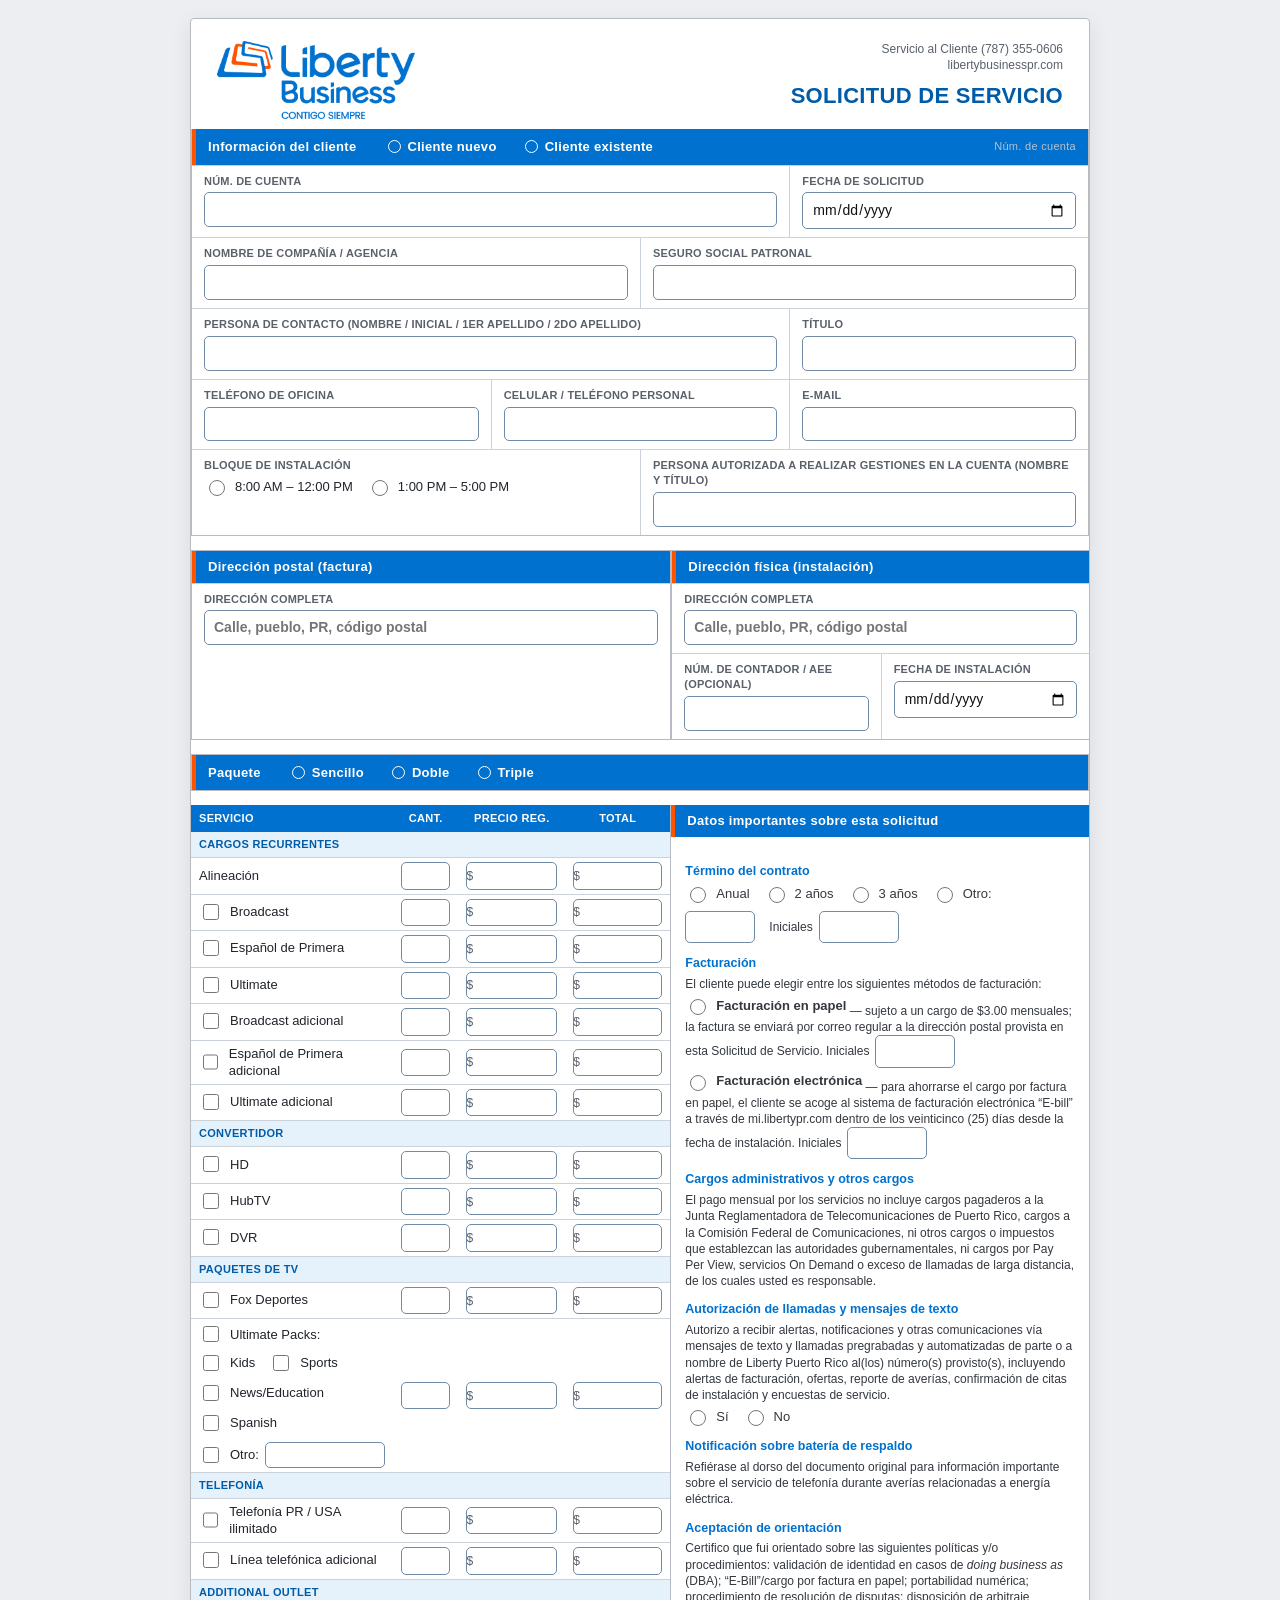
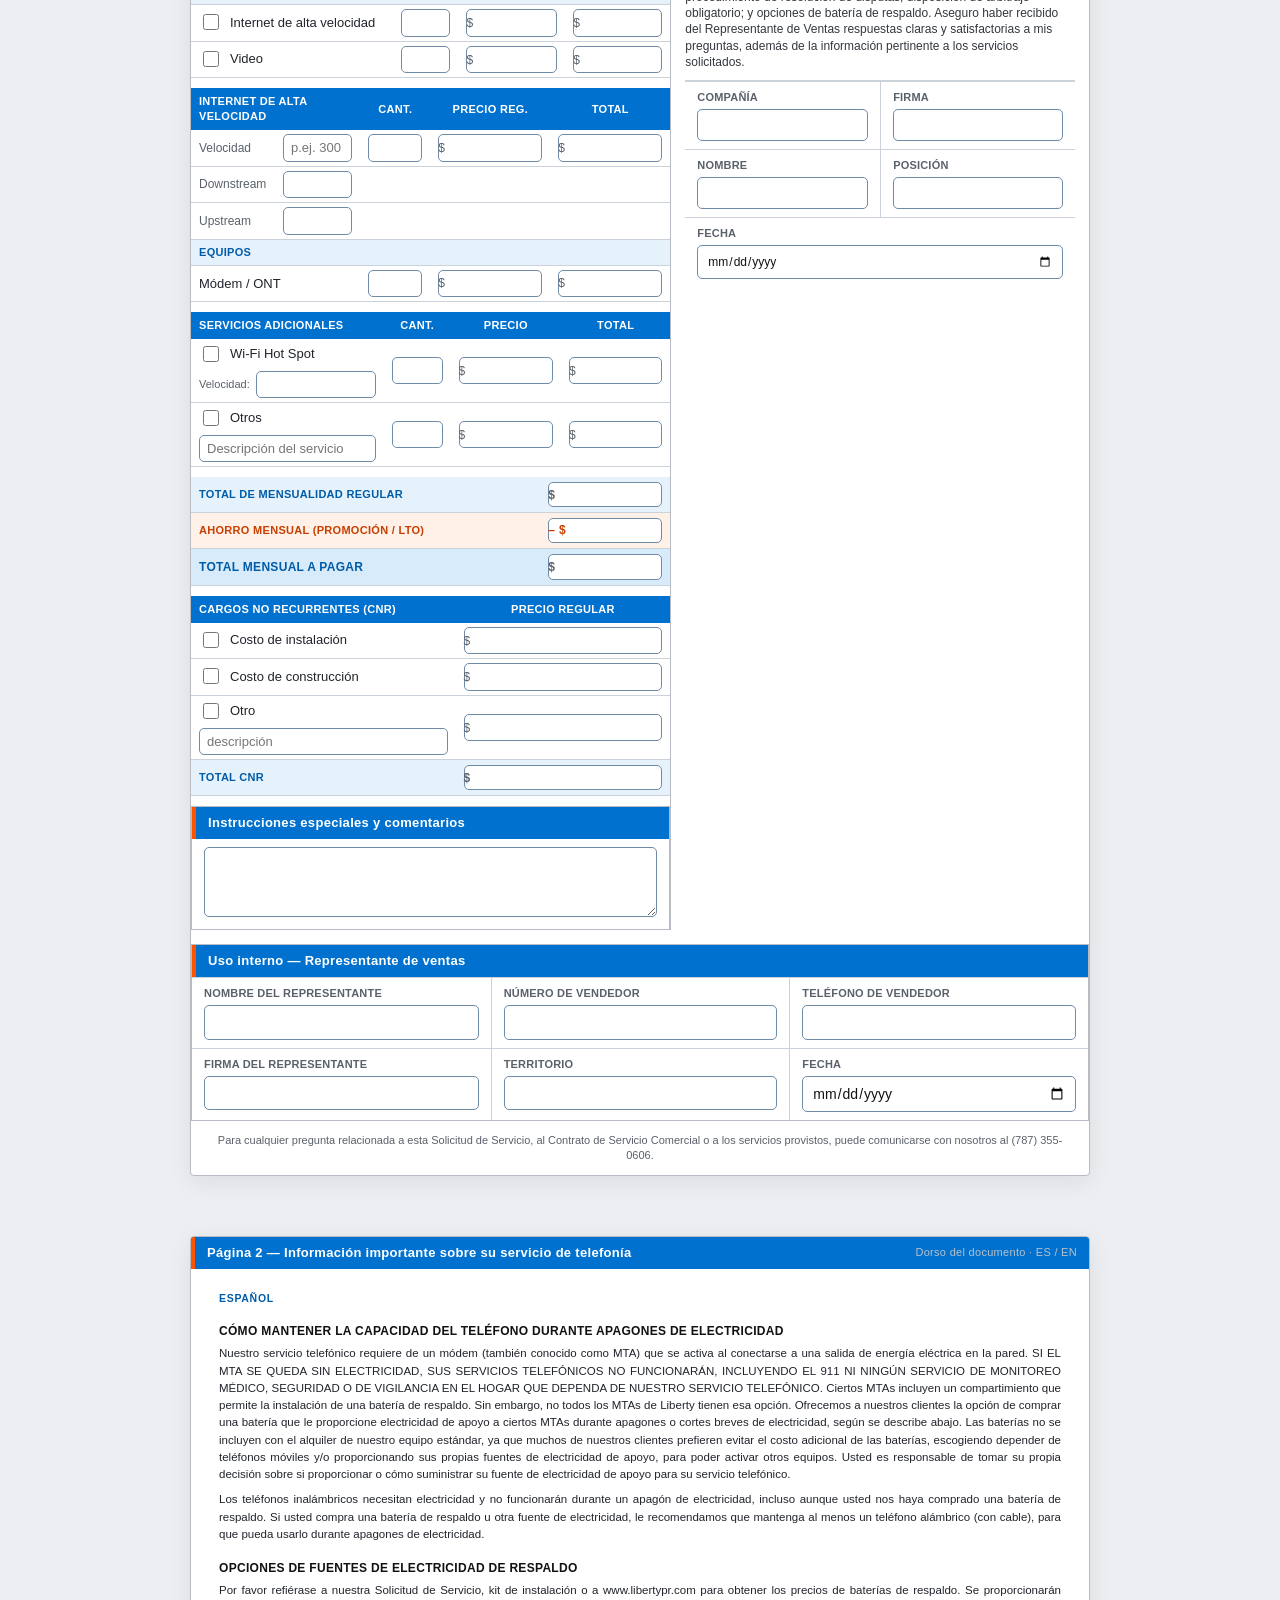
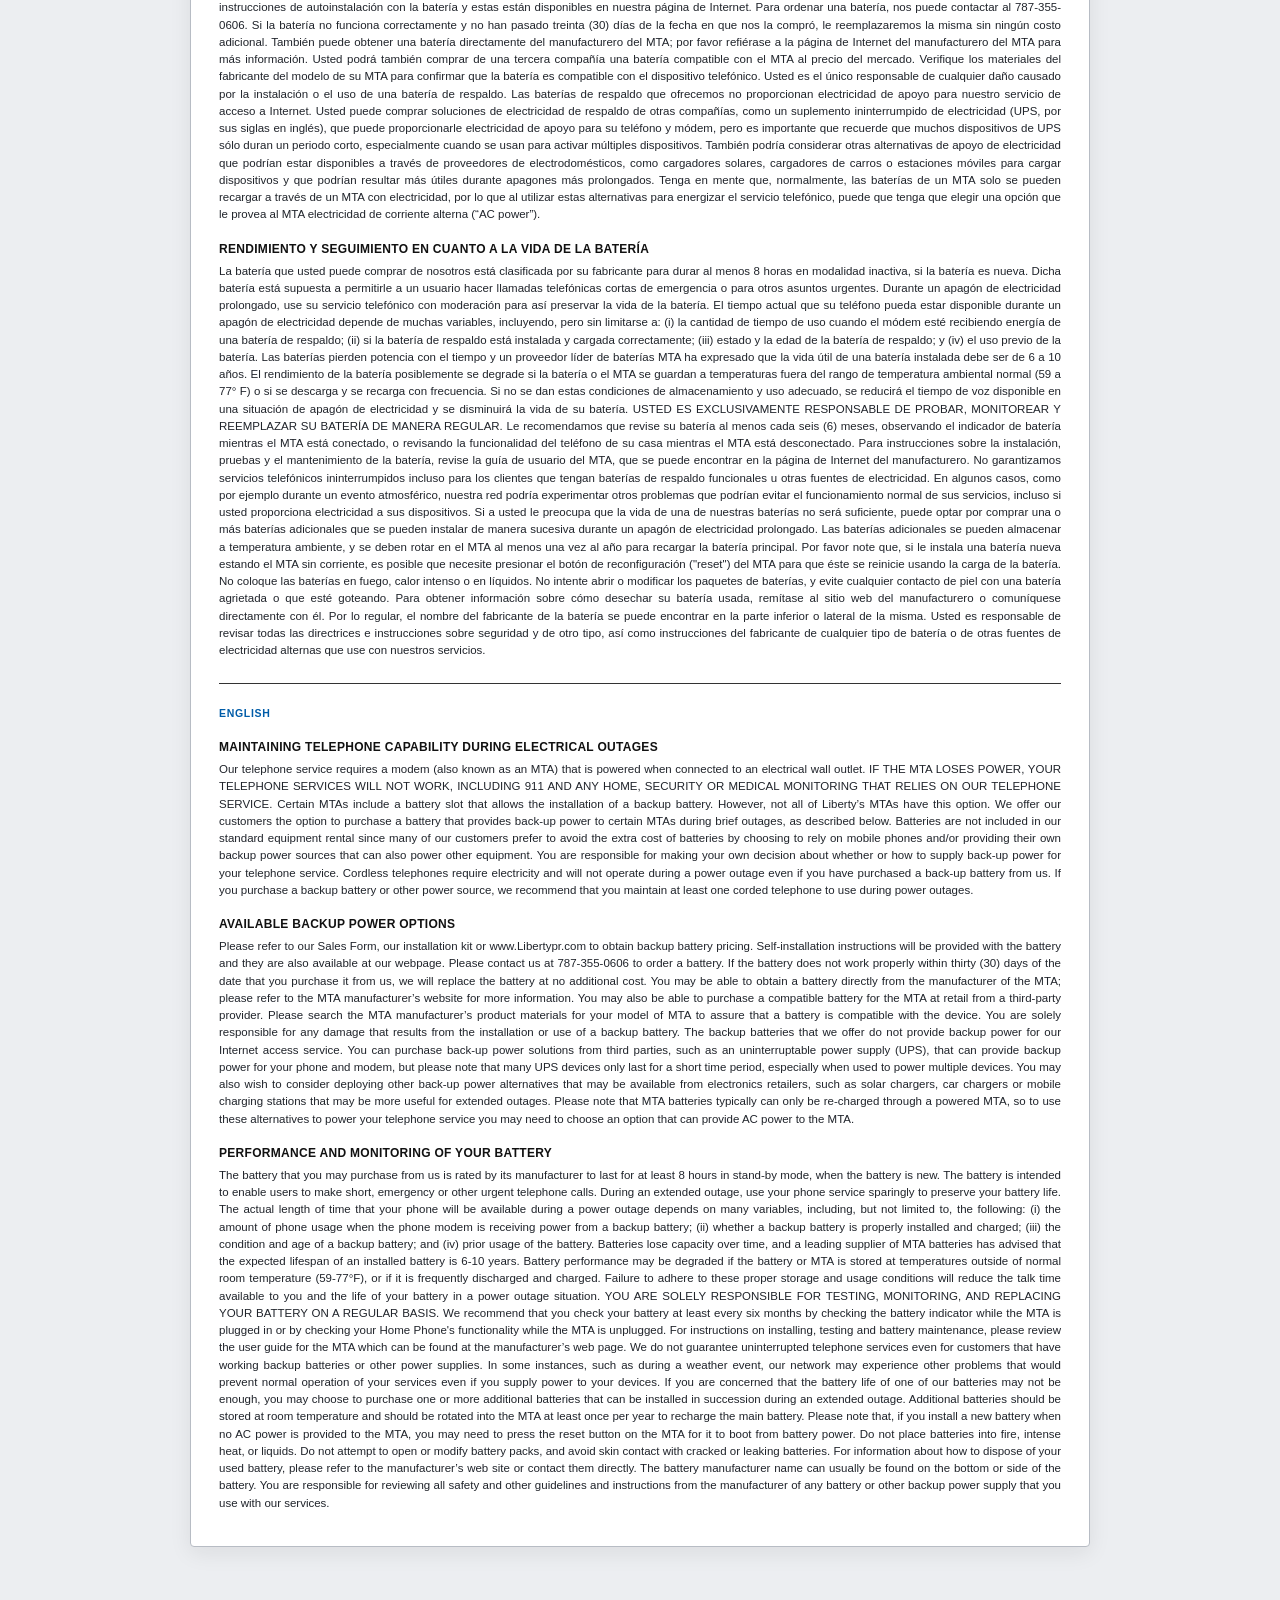
<file: assets/solicitud-template.html>
<!DOCTYPE html>
<html lang="es">
<head>
<meta charset="UTF-8">
<meta name="viewport" content="width=device-width, initial-scale=1.0">
<title>Solicitud de Servicio — Liberty Business (SOHO)</title>
<style>
  :root{
    --blue:#0071CE; --blue-d:#005CA8; --orange:#FF5300;
    --green:#0071CE; --green-d:#005CA8; --ink:#0071CE;
    --line:#b7bcc4; --line-soft:#ccd2d9; --muted:#5a616b;
    --field:#ffffff; --field-bd:#6f8ba6; --focus:#0071CE;
  }
  *{box-sizing:border-box}
  html{-webkit-text-size-adjust:100%}
  body{
    margin:0; background:#eceef1; color:#20242b;
    font-family:"Segoe UI",Roboto,Helvetica,Arial,sans-serif;
    font-size:14px; line-height:1.35;
  }
  
  
  
  
  
  
  

  .sheet{
    max-width:900px; margin:18px auto 60px; background:#fff;
    border:1px solid var(--line); border-radius:4px; overflow:hidden;
    box-shadow:0 6px 22px rgba(20,24,30,.08);
  }
  .pad{padding:20px 26px}

  /* header */
  .head{display:flex; align-items:flex-start; justify-content:space-between; gap:20px; padding:22px 26px 10px}
  .logo{font-weight:800; font-size:30px; letter-spacing:-.5px; color:#111; line-height:1}
  .logo-img{height:78px; width:auto; display:block}
  .logo b{color:#111}
  .logo .lib{display:block; font-size:12px; font-weight:700; color:#111; letter-spacing:.4px; margin-bottom:2px}
  .logo .mark{color:var(--green)}
  .head .right{text-align:right; color:var(--muted); font-size:12px}
  .head .right .title{
    color:var(--green-d); font-weight:800; font-size:22px; letter-spacing:.3px;
    margin-top:8px; text-transform:uppercase;
  }

  /* section bar */
  .bar{
    background:var(--ink); color:#fff; font-weight:700; letter-spacing:.3px;
    padding:7px 12px; margin:0; font-size:13px; display:flex; align-items:center; gap:10px;
    border-left:4px solid var(--orange);
  }
  .bar .hint{margin-left:auto; font-weight:500; color:#b9c0c9; font-size:11px}
  .block{border:1px solid var(--line); border-top:none}
  .block:first-of-type{border-top:1px solid var(--line)}

  /* generic field grid */
  .grid{display:grid; gap:0}
  .cell{padding:8px 12px; border-top:1px solid var(--line-soft)}
  .cell:where(.b){border-left:1px solid var(--line-soft)}
  label.f{display:block; font-size:11px; color:var(--muted); font-weight:600; margin-bottom:4px; text-transform:uppercase; letter-spacing:.2px}
  input[type=text], input[type=email], input[type=tel], input[type=date], textarea, select{
    width:100%; font:inherit; color:#111; background:var(--field);
    border:1.5px solid var(--field-bd); border-radius:5px; padding:7px 9px;
  }
  textarea{resize:vertical; min-height:70px}
  input:focus, textarea:focus, select:focus{outline:2px solid var(--focus); outline-offset:1px; border-color:var(--focus)}

  .row2{grid-template-columns:1fr 1fr}
  .row3{grid-template-columns:1fr 1fr 1fr}
  .row-2-1{grid-template-columns:2fr 1fr}
  .row-1-2{grid-template-columns:1fr 2fr}

  /* choice chips */
  .choices{display:flex; flex-wrap:wrap; gap:8px 14px; align-items:center}
  .chip{display:inline-flex; align-items:center; gap:7px; font-size:13px; cursor:pointer; user-select:none}
  .chip input{width:16px; height:16px; accent-color:var(--green); cursor:pointer}
  .inline-in{display:inline-flex; align-items:center; gap:6px}
  .inline-in input[type=text]{width:120px; padding:4px 7px}
  .colspan{grid-column:1/-1}

  /* service table */
  table.svc{width:100%; border-collapse:collapse; font-size:13px}
  table.svc th{
    background:var(--blue); color:#fff; font-weight:700; font-size:11px; text-transform:uppercase;
    letter-spacing:.3px; padding:6px 8px; text-align:left;
  }
  table.svc th.num{text-align:center; width:70px}
  table.svc th.money{text-align:center; width:120px}
  table.svc td{border-bottom:1px solid var(--line-soft); padding:4px 8px; vertical-align:middle}
  table.svc tr.sub td{background:#e5f2fb; color:var(--blue-d); font-weight:700; text-transform:uppercase; font-size:11px; letter-spacing:.3px; padding:5px 8px}
  table.svc td.item{width:auto}
  table.svc td.item .chip{gap:8px}
  table.svc input[type=text]{padding:4px 7px}
  table.svc .money-in{position:relative}
  table.svc .money-in::before{content:"$"; position:absolute; left:8px; top:50%; transform:translateY(-50%); color:var(--muted); font-size:12px}
  table.svc .money-in input{padding-left:18px; text-align:right}
  table.svc .qty input{text-align:center}
  .note{font-size:11px; color:var(--muted); padding:8px 12px}

  .iw{display:flex; align-items:center; gap:8px}
  .iw-lbl{flex:0 0 76px; font-size:12px; color:var(--muted)}
  .iw input{flex:1; min-width:0}

  /* ── Selección visible ────────────────────────────────────────────────
     Un radio de 16px no basta en un documento que el cliente firma: sobre la
     barra azul el punto oscuro se leía como *no* seleccionado. La opción escogida
     va en pastilla naranja con bala blanca, y el mismo tratamiento se dibuja en
     el PDF, así que la vista previa y la descarga se ven igual. */
  .bar .chip{padding:1px 9px 1px 5px; border-radius:10px; line-height:1.5}
  .bar .chip:has(input:checked){background:var(--orange); font-weight:800}
  .bar .chip input[type=radio]{
    appearance:none; -webkit-appearance:none; width:13px; height:13px; margin:0;
    border:1.6px solid #fff; border-radius:50%; background:transparent
  }
  .bar .chip input[type=radio]:checked{
    background:#fff; box-shadow:inset 0 0 0 3.5px var(--orange)
  }
  /* fuera de las barras: negrita + azul, igual que en el PDF */
  .terms .choices .chip:has(input:checked),
  table.svc .chip:has(input:checked){font-weight:800; color:var(--blue-d)}
  .terms p:has(input[type=radio]:checked){font-weight:700; color:var(--blue-d)}
  .terms p:has(input[type=radio]:checked) .init{font-weight:400; color:var(--muted)}
  /* one address line per block */
  .cell.addr input{font-weight:600}

  /* saving lines */
  table.svc tr.sub.save td{background:#fff1e8; color:#c73f00}
  table.svc tr.sub.save .money-in::before{content:"– $"; color:#c73f00; font-weight:700}
  table.svc tr.sub.save .money-in input{padding-left:28px; color:#c73f00; font-weight:700}
  table.svc tr.sub.pay  td{background:#d8ebfa; color:var(--blue-d); font-size:12px}
  table.svc tr.sub.pay  .money-in input{font-weight:800}

  /* important terms right side */
  .terms{font-size:12px; color:#33383f}
  .terms h4{margin:12px 0 4px; color:var(--ink); font-size:12.5px}
  .terms p{margin:4px 0}
  .init{display:inline-flex; align-items:center; gap:6px}
  .init input{width:80px}

  .twocol{display:grid; grid-template-columns:1.15fr 1fr; gap:0}
  .twocol > .col{border-right:1px solid var(--line)}
  .twocol > .col:last-child{border-right:none}

  .signgrid{grid-template-columns:1fr 1fr}
  .foot-note{font-size:11px; color:var(--muted); text-align:center; padding:12px 20px}
  .foot-note b{color:#20242b}
  .legal{font-size:11px; color:var(--muted); padding:0 26px 18px}
  .legal summary{cursor:pointer; color:var(--green-d); font-weight:600; font-size:12px}

  .saved-tag{font-size:11px; color:var(--green-d); font-weight:600}

  @media (max-width:640px){
    .head{flex-direction:column; gap:8px}
    .head .right{text-align:left}
    .row2,.row3,.row-2-1,.row-1-2,.twocol,.signgrid{grid-template-columns:1fr}
    .twocol > .col{border-right:none; border-bottom:1px solid var(--line)}
    
  }

  @media print{
    body{background:#fff; font-size:11.5px}
    
    
    .sheet{box-shadow:none; border:none; margin:0; max-width:100%}
    input,textarea,select{background:#fff !important; border:none !important; border-bottom:1.6px solid #333 !important; border-radius:0 !important}
    table.svc input{border-bottom:1.4px solid #555 !important}
    .bar{-webkit-print-color-adjust:exact; print-color-adjust:exact}
    table.svc th, table.svc tr.sub td{-webkit-print-color-adjust:exact; print-color-adjust:exact}
    details{display:block}
    details[open] summary{display:none}

    /* keep the compact blocks from splitting across sheets */
    table.svc.keep{break-inside:avoid; page-break-inside:avoid}
    .signgrid{break-inside:avoid; page-break-inside:avoid}
    /* never let the footer note start a sheet of its own */
    .foot-note{break-inside:avoid; break-before:avoid; page-break-before:avoid}
    /* long "Otros" descriptions clip rather than wrap — buy a little room */
    table.svc input[name="otros_desc"]{font-size:8px}
    table.svc tr{break-inside:avoid; page-break-inside:avoid}

    /* reclaim width for the label column. table-layout:fixed is required — with
       auto layout the long "INTERNET DE ALTA VELOCIDAD" header steals width and
       the money columns squeeze below their declared size, clipping the amounts. */
    table.svc{table-layout:fixed}
    /* fixed layout makes long labels wrap, which grew the form by a sheet;
       trimming cell padding wins it back without touching the typography */
    table.svc td{padding:3px 6px}
    table.svc th.num{width:42px}
    table.svc th.money{width:82px}
    table.svc .money-in::before{left:5px}
    table.svc .money-in input{padding-left:13px}
    table.svc tr.sub.save .money-in input{padding-left:22px}

    /* Internet rows stay on one line: the label shrinks to its text and the
       input takes the remaining width. Stacking them added a whole extra sheet;
       a fixed-width label starved the input down to ~20px at Letter width. */
    .iw{display:flex; gap:5px; align-items:center}
    .iw-lbl{flex:0 0 auto; font-size:8.5px}
    .iw input{flex:1; min-width:0; width:auto !important}

    /* the saving lines and the selection pills must survive print colour-stripping */
    table.svc tr.sub.save td, table.svc tr.sub.pay td,
    .bar .chip{-webkit-print-color-adjust:exact; print-color-adjust:exact}
    /* the global input reset above kills the custom bullet — restore it */
    .bar .chip input[type=radio]{
      border:1.6px solid #fff !important; border-radius:50% !important;
      background:transparent !important; width:11px; height:11px
    }
    .bar .chip input[type=radio]:checked{
      background:#fff !important; box-shadow:inset 0 0 0 3px var(--orange)
    }
  }

  /* ── PÁGINA 2 · Divulgación legal — batería de respaldo ─────────────────
     Texto del dorso del documento oficial. Es divulgación: no lleva campos.
     Transcrito del PDF original, no del OCR del .docx (que trae errores). */
  .page2{margin-top:24px}
  .p2-bar{
    background:var(--ink); color:#fff; font-weight:700; letter-spacing:.3px;
    padding:7px 12px; font-size:13px; display:flex; align-items:center; gap:10px;
    border-left:4px solid var(--orange);
  }
  .p2-bar .hint{margin-left:auto; font-weight:500; color:#b9c0c9; font-size:11px}
  .p2-body{padding:22px 28px 26px; font-size:11.5px; line-height:1.5; color:#20242b; text-align:justify}
  .p2-body h3{
    font-size:12px; font-weight:800; text-transform:uppercase; letter-spacing:.3px;
    color:#111; margin:16px 0 5px;
  }
  .p2-body h3:first-child{margin-top:0}
  .p2-body p{margin:0 0 8px}
  .p2-lang{
    font-size:10.5px; font-weight:800; text-transform:uppercase; letter-spacing:.7px;
    color:var(--green-d); margin:0 0 10px;
  }
  .p2-rule{border:none; border-top:1.2px solid #333; margin:24px 0 22px}

  @media print{
    /* Prints as its own sheet, mirroring the back of the official form */
    .page2{page-break-before:always; break-before:page; margin-top:0}
    .p2-bar{display:none !important}
    .p2-lang{display:none !important}
    .p2-body{padding:0; font-size:7.8px; line-height:1.26; text-align:justify}
    .p2-body h3{font-size:8.2px; margin:8px 0 2px}
    .p2-body p{margin:0 0 4px}
    .p2-rule{margin:11px 0 10px}
  }
</style>
</head>
<body>

<form class="sheet" id="soho" autocomplete="off">

  <!-- HEADER -->
  <div class="head">
    <img class="logo-img" alt="Liberty Business — Contigo Siempre" src="[data-uri]">
    <div class="right">
      Servicio al Cliente (787) 355-0606<br>
      libertybusinesspr.com
      <div class="title">Solicitud de Servicio</div>
    </div>
  </div>

  <!-- INFORMACIÓN DEL CLIENTE -->
  <div class="block">
    <div class="bar">Información del cliente
      <span class="choices" style="margin-left:16px">
        <label class="chip"><input type="radio" name="tipo_cliente" value="nuevo"> <span style="color:#fff">Cliente nuevo</span></label>
        <label class="chip"><input type="radio" name="tipo_cliente" value="existente"> <span style="color:#fff">Cliente existente</span></label>
      </span>
      <span class="hint">Núm. de cuenta</span>
    </div>
    <div class="grid row-2-1">
      <div class="cell"><label class="f">Núm. de cuenta</label><input type="text" name="num_cuenta"></div>
      <div class="cell b"><label class="f">Fecha de solicitud</label><input type="date" name="fecha_solicitud"></div>
    </div>
    <div class="grid row2">
      <div class="cell"><label class="f">Nombre de compañía / agencia</label><input type="text" name="compania"></div>
      <div class="cell b"><label class="f">Seguro Social Patronal</label><input type="text" name="seguro_social"></div>
    </div>
    <div class="grid row-2-1">
      <div class="cell"><label class="f">Persona de contacto (Nombre / Inicial / 1er Apellido / 2do Apellido)</label><input type="text" name="contacto"></div>
      <div class="cell b"><label class="f">Título</label><input type="text" name="titulo"></div>
    </div>
    <div class="grid row3">
      <div class="cell"><label class="f">Teléfono de oficina</label><input type="tel" name="tel_oficina"></div>
      <div class="cell b"><label class="f">Celular / Teléfono personal</label><input type="tel" name="celular"></div>
      <div class="cell b"><label class="f">E-mail</label><input type="email" name="email"></div>
    </div>
    <div class="grid row2">
      <div class="cell">
        <label class="f">Bloque de instalación</label>
        <div class="choices">
          <label class="chip"><input type="radio" name="bloque" value="am"> 8:00 AM – 12:00 PM</label>
          <label class="chip"><input type="radio" name="bloque" value="pm"> 1:00 PM – 5:00 PM</label>
        </div>
      </div>
      <div class="cell b"><label class="f">Persona autorizada a realizar gestiones en la cuenta (nombre y título)</label><input type="text" name="autorizada"></div>
    </div>
  </div>

  <!-- DIRECCIONES -->
  <div class="twocol" style="margin-top:14px">
    <div class="col block" style="border-top:1px solid var(--line)">
      <div class="bar">Dirección postal (factura)</div>
      <div class="cell addr"><label class="f">Dirección completa</label><input type="text" name="postal_1" placeholder="Calle, pueblo, PR, código postal"></div>
    </div>
    <div class="col block" style="border-top:1px solid var(--line)">
      <div class="bar">Dirección física (instalación)</div>
      <div class="cell addr"><label class="f">Dirección completa</label><input type="text" name="fisica_1" placeholder="Calle, pueblo, PR, código postal"></div>
      <div class="grid row2">
        <div class="cell"><label class="f">Núm. de contador / AEE (opcional)</label><input type="text" name="num_contador"></div>
        <div class="cell b"><label class="f">Fecha de instalación</label><input type="date" name="fecha_instalacion"></div>
      </div>
    </div>
  </div>

  <!-- PAQUETES -->
  <div class="block" style="margin-top:14px; border-top:1px solid var(--line)">
    <div class="bar">Paquete
      <span class="choices" style="margin-left:16px">
        <label class="chip"><input type="radio" name="paquete" value="sencillo"> <span style="color:#fff">Sencillo</span></label>
        <label class="chip"><input type="radio" name="paquete" value="doble"> <span style="color:#fff">Doble</span></label>
        <label class="chip"><input type="radio" name="paquete" value="triple"> <span style="color:#fff">Triple</span></label>
      </span>
    </div>
  </div>

  <!-- SERVICIOS + DATOS IMPORTANTES -->
  <div class="twocol" style="margin-top:14px">
    <!-- LEFT: service selection -->
    <div class="col">
      <table class="svc">
        <thead>
          <tr><th>Servicio</th><th class="num">Cant.</th><th class="money">Precio reg.</th><th class="money">Total</th></tr>
        </thead>
        <tbody id="svcBody">
          <tr class="sub"><td colspan="4">Cargos recurrentes</td></tr>
          <tr>
            <td class="item">Alineación</td>
            <td class="qty"><input type="text" name="alineacion_cant"></td>
            <td class="money-in"><input type="text" name="alineacion_prec"></td>
            <td class="money-in"><input type="text" name="alineacion_tot"></td>
          </tr>
          <tr>
            <td class="item"><label class="chip"><input type="checkbox" name="sv_broadcast"> Broadcast</label></td>
            <td class="qty"><input type="text" name="broadcast_cant"></td>
            <td class="money-in"><input type="text" name="broadcast_prec"></td>
            <td class="money-in"><input type="text" name="broadcast_tot"></td>
          </tr>
          <tr>
            <td class="item"><label class="chip"><input type="checkbox" name="sv_espanol_de_primera"> Español de Primera</label></td>
            <td class="qty"><input type="text" name="espanol_de_primera_cant"></td>
            <td class="money-in"><input type="text" name="espanol_de_primera_prec"></td>
            <td class="money-in"><input type="text" name="espanol_de_primera_tot"></td>
          </tr>
          <tr>
            <td class="item"><label class="chip"><input type="checkbox" name="sv_ultimate"> Ultimate</label></td>
            <td class="qty"><input type="text" name="ultimate_cant"></td>
            <td class="money-in"><input type="text" name="ultimate_prec"></td>
            <td class="money-in"><input type="text" name="ultimate_tot"></td>
          </tr>
          <tr>
            <td class="item"><label class="chip"><input type="checkbox" name="sv_broadcast_adicional"> Broadcast adicional</label></td>
            <td class="qty"><input type="text" name="broadcast_adicional_cant"></td>
            <td class="money-in"><input type="text" name="broadcast_adicional_prec"></td>
            <td class="money-in"><input type="text" name="broadcast_adicional_tot"></td>
          </tr>
          <tr>
            <td class="item"><label class="chip"><input type="checkbox" name="sv_espanol_de_primera_adicional"> Español de Primera adicional</label></td>
            <td class="qty"><input type="text" name="espanol_de_primera_adicional_cant"></td>
            <td class="money-in"><input type="text" name="espanol_de_primera_adicional_prec"></td>
            <td class="money-in"><input type="text" name="espanol_de_primera_adicional_tot"></td>
          </tr>
          <tr>
            <td class="item"><label class="chip"><input type="checkbox" name="sv_ultimate_adicional"> Ultimate adicional</label></td>
            <td class="qty"><input type="text" name="ultimate_adicional_cant"></td>
            <td class="money-in"><input type="text" name="ultimate_adicional_prec"></td>
            <td class="money-in"><input type="text" name="ultimate_adicional_tot"></td>
          </tr>
          <tr class="sub"><td colspan="4">Convertidor</td></tr>
          <tr>
            <td class="item"><label class="chip"><input type="checkbox" name="sv_hd"> HD</label></td>
            <td class="qty"><input type="text" name="hd_cant"></td>
            <td class="money-in"><input type="text" name="hd_prec"></td>
            <td class="money-in"><input type="text" name="hd_tot"></td>
          </tr>
          <tr>
            <td class="item"><label class="chip"><input type="checkbox" name="sv_hubtv"> HubTV</label></td>
            <td class="qty"><input type="text" name="hubtv_cant"></td>
            <td class="money-in"><input type="text" name="hubtv_prec"></td>
            <td class="money-in"><input type="text" name="hubtv_tot"></td>
          </tr>
          <tr>
            <td class="item"><label class="chip"><input type="checkbox" name="sv_dvr"> DVR</label></td>
            <td class="qty"><input type="text" name="dvr_cant"></td>
            <td class="money-in"><input type="text" name="dvr_prec"></td>
            <td class="money-in"><input type="text" name="dvr_tot"></td>
          </tr>
          <tr class="sub"><td colspan="4">Paquetes de TV</td></tr>
          <tr>
            <td class="item"><label class="chip"><input type="checkbox" name="sv_fox_deportes"> Fox Deportes</label></td>
            <td class="qty"><input type="text" name="fox_deportes_cant"></td>
            <td class="money-in"><input type="text" name="fox_deportes_prec"></td>
            <td class="money-in"><input type="text" name="fox_deportes_tot"></td>
          </tr>
          <tr>
            <td class="item"><label class="chip"><input type="checkbox" name="pk_ultimate"> Ultimate Packs:</label>
              <div class="choices" style="margin-top:5px; font-size:12px">
                <label class="chip"><input type="checkbox" name="pk_kids"> Kids</label>
                <label class="chip"><input type="checkbox" name="pk_sports"> Sports</label>
                <label class="chip"><input type="checkbox" name="pk_news"> News/Education</label>
                <label class="chip"><input type="checkbox" name="pk_spanish"> Spanish</label>
                <span class="inline-in"><label class="chip"><input type="checkbox" name="pk_otro"> Otro:</label><input type="text" name="pk_otro_desc"></span>
              </div></td>
            <td class="qty"><input type="text" name="pk_cant"></td>
            <td class="money-in"><input type="text" name="pk_prec"></td>
            <td class="money-in"><input type="text" name="pk_tot"></td>
          </tr>
          <tr class="sub"><td colspan="4">Telefonía</td></tr>
          <tr>
            <td class="item"><label class="chip"><input type="checkbox" name="sv_telefonia_pr_usa_ilimitado"> Telefonía PR / USA ilimitado</label></td>
            <td class="qty"><input type="text" name="telefonia_pr_usa_ilimitado_cant"></td>
            <td class="money-in"><input type="text" name="telefonia_pr_usa_ilimitado_prec"></td>
            <td class="money-in"><input type="text" name="telefonia_pr_usa_ilimitado_tot"></td>
          </tr>
          <tr>
            <td class="item"><label class="chip"><input type="checkbox" name="sv_linea_telefonica_adicional"> Línea telefónica adicional</label></td>
            <td class="qty"><input type="text" name="linea_telefonica_adicional_cant"></td>
            <td class="money-in"><input type="text" name="linea_telefonica_adicional_prec"></td>
            <td class="money-in"><input type="text" name="linea_telefonica_adicional_tot"></td>
          </tr>
          <tr class="sub"><td colspan="4">Additional outlet</td></tr>
          <tr>
            <td class="item"><label class="chip"><input type="checkbox" name="sv_internet_de_alta_velocidad"> Internet de alta velocidad</label></td>
            <td class="qty"><input type="text" name="internet_de_alta_velocidad_cant"></td>
            <td class="money-in"><input type="text" name="internet_de_alta_velocidad_prec"></td>
            <td class="money-in"><input type="text" name="internet_de_alta_velocidad_tot"></td>
          </tr>
          <tr>
            <td class="item"><label class="chip"><input type="checkbox" name="sv_video"> Video</label></td>
            <td class="qty"><input type="text" name="video_cant"></td>
            <td class="money-in"><input type="text" name="video_prec"></td>
            <td class="money-in"><input type="text" name="video_tot"></td>
          </tr>
        </tbody>
      </table>

      <table class="svc keep" style="margin-top:10px">
        <thead><tr><th>Internet de alta velocidad</th><th class="num">Cant.</th><th class="money">Precio reg.</th><th class="money">Total</th></tr></thead>
        <tbody>
          <tr>
            <td class="item"><span class="iw"><span class="iw-lbl">Velocidad</span><input type="text" name="int_velocidad" placeholder="p.ej. 300 Mbps"></span></td>
            <td class="qty"><input type="text" name="int_cant"></td>
            <td class="money-in"><input type="text" name="int_prec"></td>
            <td class="money-in"><input type="text" name="int_tot"></td>
          </tr>
          <tr><td class="item"><span class="iw"><span class="iw-lbl">Downstream</span><input type="text" name="int_down"></span></td><td colspan="3"></td></tr>
          <tr><td class="item"><span class="iw"><span class="iw-lbl">Upstream</span><input type="text" name="int_up"></span></td><td colspan="3"></td></tr>
          <tr class="sub"><td colspan="4">Equipos</td></tr>
          <tr>
            <td class="item">Módem / ONT</td>
            <td class="qty"><input type="text" name="modem_cant"></td>
            <td class="money-in"><input type="text" name="modem_prec"></td>
            <td class="money-in"><input type="text" name="modem_tot"></td>
          </tr>
        </tbody>
      </table>

      <table class="svc keep" style="margin-top:10px">
        <thead><tr><th>Servicios adicionales</th><th class="num">Cant.</th><th class="money">Precio</th><th class="money">Total</th></tr></thead>
        <tbody>
          <tr><td class="item"><label class="chip"><input type="checkbox" name="sv_wifi"> Wi-Fi Hot Spot</label>
              <div class="inline-in" style="margin-top:4px"><span style="font-size:11px;color:var(--muted)">Velocidad:</span><input type="text" name="wifi_vel"></div></td>
              <td class="qty"><input type="text" name="wifi_cant"></td><td class="money-in"><input type="text" name="wifi_prec"></td><td class="money-in"><input type="text" name="wifi_tot"></td></tr>
          <tr><td class="item"><label class="chip"><input type="checkbox" name="sv_otros"> Otros</label>
              <input type="text" name="otros_desc" placeholder="Descripción del servicio" style="margin-top:4px"></td>
              <td class="qty"><input type="text" name="otros_cant"></td><td class="money-in"><input type="text" name="otros_prec"></td><td class="money-in"><input type="text" name="otros_tot"></td></tr>
        </tbody>
      </table>

      <table class="svc keep" style="margin-top:10px">
        <tbody>
          <tr class="sub"><td>Total de mensualidad regular</td><td class="money-in" style="width:130px"><input type="text" name="total_mensual"></td></tr>
          <tr class="sub save"><td>Ahorro mensual (promoción / LTO)</td><td class="money-in" style="width:130px"><input type="text" name="ahorro_mensual"></td></tr>
          <tr class="sub pay"><td>Total mensual a pagar</td><td class="money-in" style="width:130px"><input type="text" name="total_pagar"></td></tr>
        </tbody>
      </table>

      <table class="svc keep" style="margin-top:10px">
        <thead><tr><th>Cargos no recurrentes (CNR)</th><th class="money" colspan="2">Precio regular</th></tr></thead>
        <tbody>
          <tr><td class="item"><label class="chip"><input type="checkbox" name="cnr_inst"> Costo de instalación</label></td><td class="money-in" colspan="2"><input type="text" name="cnr_inst_v"></td></tr>
          <tr><td class="item"><label class="chip"><input type="checkbox" name="cnr_const"> Costo de construcción</label></td><td class="money-in" colspan="2"><input type="text" name="cnr_const_v"></td></tr>
          <tr><td class="item"><label class="chip"><input type="checkbox" name="cnr_otro"> Otro</label> <input type="text" name="cnr_otro_desc" placeholder="descripción" style="margin-top:4px"></td><td class="money-in" colspan="2"><input type="text" name="cnr_otro_v"></td></tr>
          <tr class="sub"><td>Total CNR</td><td class="money-in" colspan="2"><input type="text" name="total_cnr"></td></tr>
        </tbody>
      </table>

      <div class="block" style="margin-top:10px; border:1px solid var(--line)">
        <div class="bar">Instrucciones especiales y comentarios</div>
        <div class="cell" style="border-top:none"><textarea name="instrucciones"></textarea></div>
      </div>
    </div>

    <!-- RIGHT: important terms -->
    <div class="col">
      <div class="bar">Datos importantes sobre esta solicitud</div>
      <div class="pad terms" style="padding:14px">
        <h4>Término del contrato</h4>
        <div class="choices">
          <label class="chip"><input type="radio" name="termino" value="anual"> Anual</label>
          <label class="chip"><input type="radio" name="termino" value="2"> 2 años</label>
          <label class="chip"><input type="radio" name="termino" value="3"> 3 años</label>
          <label class="chip"><input type="radio" name="termino" value="otro"> Otro:</label>
          <input type="text" name="termino_otro" style="width:70px">
          <span class="init">Iniciales <input type="text" name="termino_ini" maxlength="4"></span>
        </div>

        <h4>Facturación</h4>
        <p>El cliente puede elegir entre los siguientes métodos de facturación:</p>
        <p><label class="chip"><input type="radio" name="facturacion" value="papel"> <b>Facturación en papel</b></label> — sujeto a un cargo de $3.00 mensuales; la factura se enviará por correo regular a la dirección postal provista en esta Solicitud de Servicio.
           <span class="init">Iniciales <input type="text" name="papel_ini" maxlength="4"></span></p>
        <p><label class="chip"><input type="radio" name="facturacion" value="electronica"> <b>Facturación electrónica</b></label> — para ahorrarse el cargo por factura en papel, el cliente se acoge al sistema de facturación electrónica “E-bill” a través de mi.libertypr.com dentro de los veinticinco (25) días desde la fecha de instalación.
           <span class="init">Iniciales <input type="text" name="elec_ini" maxlength="4"></span></p>

        <h4>Cargos administrativos y otros cargos</h4>
        <p>El pago mensual por los servicios no incluye cargos pagaderos a la Junta Reglamentadora de Telecomunicaciones de Puerto Rico, cargos a la Comisión Federal de Comunicaciones, ni otros cargos o impuestos que establezcan las autoridades gubernamentales, ni cargos por Pay Per View, servicios On Demand o exceso de llamadas de larga distancia, de los cuales usted es responsable.</p>

        <h4>Autorización de llamadas y mensajes de texto</h4>
        <p>Autorizo a recibir alertas, notificaciones y otras comunicaciones vía mensajes de texto y llamadas pregrabadas y automatizadas de parte o a nombre de Liberty Puerto Rico al(los) número(s) provisto(s), incluyendo alertas de facturación, ofertas, reporte de averías, confirmación de citas de instalación y encuestas de servicio.</p>
        <div class="choices">
          <label class="chip"><input type="radio" name="autoriza_msg" value="si"> Sí</label>
          <label class="chip"><input type="radio" name="autoriza_msg" value="no"> No</label>
        </div>

        <h4>Notificación sobre batería de respaldo</h4>
        <p>Refiérase al dorso del documento original para información importante sobre el servicio de telefonía durante averías relacionadas a energía eléctrica.</p>

        <h4>Aceptación de orientación</h4>
        <p>Certifico que fui orientado sobre las siguientes políticas y/o procedimientos: validación de identidad en casos de <i>doing business as</i> (DBA); “E-Bill”/cargo por factura en papel; portabilidad numérica; procedimiento de resolución de disputas; disposición de arbitraje obligatorio; y opciones de batería de respaldo. Aseguro haber recibido del Representante de Ventas respuestas claras y satisfactorias a mis preguntas, además de la información pertinente a los servicios solicitados.</p>

        <div class="grid signgrid" style="margin-top:10px; border-top:1px solid var(--line-soft)">
          <div class="cell" style="border-left:none"><label class="f">Compañía</label><input type="text" name="firma_compania"></div>
          <div class="cell b"><label class="f">Firma</label><input type="text" name="firma_firma"></div>
          <div class="cell"><label class="f">Nombre</label><input type="text" name="firma_nombre"></div>
          <div class="cell b"><label class="f">Posición</label><input type="text" name="firma_posicion"></div>
          <div class="cell colspan"><label class="f">Fecha</label><input type="date" name="firma_fecha"></div>
        </div>
      </div>
    </div>
  </div>

  <!-- FOOTER: representative -->
  <div class="block" style="margin-top:14px; border-top:1px solid var(--line)">
    <div class="bar">Uso interno — Representante de ventas</div>
    <div class="grid row3">
      <div class="cell"><label class="f">Nombre del representante</label><input type="text" name="rep_nombre"></div>
      <div class="cell b"><label class="f">Número de vendedor</label><input type="text" name="rep_num"></div>
      <div class="cell b"><label class="f">Teléfono de vendedor</label><input type="tel" name="rep_tel"></div>
    </div>
    <div class="grid row3">
      <div class="cell"><label class="f">Firma del representante</label><input type="text" name="rep_firma"></div>
      <div class="cell b"><label class="f">Territorio</label><input type="text" name="rep_territorio"></div>
      <div class="cell b"><label class="f">Fecha</label><input type="date" name="rep_fecha"></div>
    </div>
  </div>

  <div class="foot-note">
    Para cualquier pregunta relacionada a esta Solicitud de Servicio, al Contrato de Servicio Comercial o a los servicios provistos,
    puede comunicarse con nosotros al (787) 355-0606.
  </div>
</form>

<!-- ═══════════════════════════════════════════════════════════════════════
     PÁGINA 2 — Divulgación sobre batería de respaldo (dorso del original).
     Texto íntegro ES + EN. Sin campos: es divulgación, no captura.
     ═══════════════════════════════════════════════════════════════════ -->
<section class="sheet page2" aria-label="Página 2 — Información importante sobre batería de respaldo">
  <div class="p2-bar">
    Página 2 — Información importante sobre su servicio de telefonía
    <span class="hint">Dorso del documento · ES / EN</span>
  </div>

  <div class="p2-body">
    <p class="p2-lang">Español</p>

    <h3>Cómo mantener la capacidad del teléfono durante apagones de electricidad</h3>
    <p>Nuestro servicio telefónico requiere de un módem (también conocido como MTA) que se activa al conectarse a una salida de energía eléctrica en la pared. SI EL MTA SE QUEDA SIN ELECTRICIDAD, SUS SERVICIOS TELEFÓNICOS NO FUNCIONARÁN, INCLUYENDO EL 911 NI NINGÚN SERVICIO DE MONITOREO MÉDICO, SEGURIDAD O DE VIGILANCIA EN EL HOGAR QUE DEPENDA DE NUESTRO SERVICIO TELEFÓNICO. Ciertos MTAs incluyen un compartimiento que permite la instalación de una batería de respaldo. Sin embargo, no todos los MTAs de Liberty tienen esa opción. Ofrecemos a nuestros clientes la opción de comprar una batería que le proporcione electricidad de apoyo a ciertos MTAs durante apagones o cortes breves de electricidad, según se describe abajo. Las baterías no se incluyen con el alquiler de nuestro equipo estándar, ya que muchos de nuestros clientes prefieren evitar el costo adicional de las baterías, escogiendo depender de teléfonos móviles y/o proporcionando sus propias fuentes de electricidad de apoyo, para poder activar otros equipos. Usted es responsable de tomar su propia decisión sobre si proporcionar o cómo suministrar su fuente de electricidad de apoyo para su servicio telefónico.</p>
    <p>Los teléfonos inalámbricos necesitan electricidad y no funcionarán durante un apagón de electricidad, incluso aunque usted nos haya comprado una batería de respaldo. Si usted compra una batería de respaldo u otra fuente de electricidad, le recomendamos que mantenga al menos un teléfono alámbrico (con cable), para que pueda usarlo durante apagones de electricidad.</p>

    <h3>Opciones de fuentes de electricidad de respaldo</h3>
    <p>Por favor refiérase a nuestra Solicitud de Servicio, kit de instalación o a www.libertypr.com para obtener los precios de baterías de respaldo. Se proporcionarán instrucciones de autoinstalación con la batería y estas están disponibles en nuestra página de Internet. Para ordenar una batería, nos puede contactar al 787-355-0606. Si la batería no funciona correctamente y no han pasado treinta (30) días de la fecha en que nos la compró, le reemplazaremos la misma sin ningún costo adicional. También puede obtener una batería directamente del manufacturero del MTA; por favor refiérase a la página de Internet del manufacturero del MTA para más información. Usted podrá también comprar de una tercera compañía una batería compatible con el MTA al precio del mercado. Verifique los materiales del fabricante del modelo de su MTA para confirmar que la batería es compatible con el dispositivo telefónico. Usted es el único responsable de cualquier daño causado por la instalación o el uso de una batería de respaldo. Las baterías de respaldo que ofrecemos no proporcionan electricidad de apoyo para nuestro servicio de acceso a Internet. Usted puede comprar soluciones de electricidad de respaldo de otras compañías, como un suplemento ininterrumpido de electricidad (UPS, por sus siglas en inglés), que puede proporcionarle electricidad de apoyo para su teléfono y módem, pero es importante que recuerde que muchos dispositivos de UPS sólo duran un periodo corto, especialmente cuando se usan para activar múltiples dispositivos. También podría considerar otras alternativas de apoyo de electricidad que podrían estar disponibles a través de proveedores de electrodomésticos, como cargadores solares, cargadores de carros o estaciones móviles para cargar dispositivos y que podrían resultar más útiles durante apagones más prolongados. Tenga en mente que, normalmente, las baterías de un MTA solo se pueden recargar a través de un MTA con electricidad, por lo que al utilizar estas alternativas para energizar el servicio telefónico, puede que tenga que elegir una opción que le provea al MTA electricidad de corriente alterna (“AC power”).</p>

    <h3>Rendimiento y seguimiento en cuanto a la vida de la batería</h3>
    <p>La batería que usted puede comprar de nosotros está clasificada por su fabricante para durar al menos 8 horas en modalidad inactiva, si la batería es nueva. Dicha batería está supuesta a permitirle a un usuario hacer llamadas telefónicas cortas de emergencia o para otros asuntos urgentes. Durante un apagón de electricidad prolongado, use su servicio telefónico con moderación para así preservar la vida de la batería. El tiempo actual que su teléfono pueda estar disponible durante un apagón de electricidad depende de muchas variables, incluyendo, pero sin limitarse a: (i) la cantidad de tiempo de uso cuando el módem esté recibiendo energía de una batería de respaldo; (ii) si la batería de respaldo está instalada y cargada correctamente; (iii) estado y la edad de la batería de respaldo; y (iv) el uso previo de la batería. Las baterías pierden potencia con el tiempo y un proveedor líder de baterías MTA ha expresado que la vida útil de una batería instalada debe ser de 6 a 10 años. El rendimiento de la batería posiblemente se degrade si la batería o el MTA se guardan a temperaturas fuera del rango de temperatura ambiental normal (59 a 77° F) o si se descarga y se recarga con frecuencia. Si no se dan estas condiciones de almacenamiento y uso adecuado, se reducirá el tiempo de voz disponible en una situación de apagón de electricidad y se disminuirá la vida de su batería. USTED ES EXCLUSIVAMENTE RESPONSABLE DE PROBAR, MONITOREAR Y REEMPLAZAR SU BATERÍA DE MANERA REGULAR. Le recomendamos que revise su batería al menos cada seis (6) meses, observando el indicador de batería mientras el MTA está conectado, o revisando la funcionalidad del teléfono de su casa mientras el MTA está desconectado. Para instrucciones sobre la instalación, pruebas y el mantenimiento de la batería, revise la guía de usuario del MTA, que se puede encontrar en la página de Internet del manufacturero. No garantizamos servicios telefónicos ininterrumpidos incluso para los clientes que tengan baterías de respaldo funcionales u otras fuentes de electricidad. En algunos casos, como por ejemplo durante un evento atmosférico, nuestra red podría experimentar otros problemas que podrían evitar el funcionamiento normal de sus servicios, incluso si usted proporciona electricidad a sus dispositivos. Si a usted le preocupa que la vida de una de nuestras baterías no será suficiente, puede optar por comprar una o más baterías adicionales que se pueden instalar de manera sucesiva durante un apagón de electricidad prolongado. Las baterías adicionales se pueden almacenar a temperatura ambiente, y se deben rotar en el MTA al menos una vez al año para recargar la batería principal. Por favor note que, si le instala una batería nueva estando el MTA sin corriente, es posible que necesite presionar el botón de reconfiguración ("reset") del MTA para que éste se reinicie usando la carga de la batería. No coloque las baterías en fuego, calor intenso o en líquidos. No intente abrir o modificar los paquetes de baterías, y evite cualquier contacto de piel con una batería agrietada o que esté goteando. Para obtener información sobre cómo desechar su batería usada, remítase al sitio web del manufacturero o comuníquese directamente con él. Por lo regular, el nombre del fabricante de la batería se puede encontrar en la parte inferior o lateral de la misma. Usted es responsable de revisar todas las directrices e instrucciones sobre seguridad y de otro tipo, así como instrucciones del fabricante de cualquier tipo de batería o de otras fuentes de electricidad alternas que use con nuestros servicios.</p>

    <hr class="p2-rule">

    <p class="p2-lang">English</p>

    <h3>Maintaining telephone capability during electrical outages</h3>
    <p>Our telephone service requires a modem (also known as an MTA) that is powered when connected to an electrical wall outlet. IF THE MTA LOSES POWER, YOUR TELEPHONE SERVICES WILL NOT WORK, INCLUDING 911 AND ANY HOME, SECURITY OR MEDICAL MONITORING THAT RELIES ON OUR TELEPHONE SERVICE. Certain MTAs include a battery slot that allows the installation of a backup battery. However, not all of Liberty’s MTAs have this option. We offer our customers the option to purchase a battery that provides back-up power to certain MTAs during brief outages, as described below. Batteries are not included in our standard equipment rental since many of our customers prefer to avoid the extra cost of batteries by choosing to rely on mobile phones and/or providing their own backup power sources that can also power other equipment. You are responsible for making your own decision about whether or how to supply back-up power for your telephone service. Cordless telephones require electricity and will not operate during a power outage even if you have purchased a back-up battery from us. If you purchase a backup battery or other power source, we recommend that you maintain at least one corded telephone to use during power outages.</p>

    <h3>Available backup power options</h3>
    <p>Please refer to our Sales Form, our installation kit or www.Libertypr.com to obtain backup battery pricing. Self-installation instructions will be provided with the battery and they are also available at our webpage. Please contact us at 787-355-0606 to order a battery. If the battery does not work properly within thirty (30) days of the date that you purchase it from us, we will replace the battery at no additional cost. You may be able to obtain a battery directly from the manufacturer of the MTA; please refer to the MTA manufacturer’s website for more information. You may also be able to purchase a compatible battery for the MTA at retail from a third-party provider. Please search the MTA manufacturer’s product materials for your model of MTA to assure that a battery is compatible with the device. You are solely responsible for any damage that results from the installation or use of a backup battery. The backup batteries that we offer do not provide backup power for our Internet access service. You can purchase back-up power solutions from third parties, such as an uninterruptable power supply (UPS), that can provide backup power for your phone and modem, but please note that many UPS devices only last for a short time period, especially when used to power multiple devices. You may also wish to consider deploying other back-up power alternatives that may be available from electronics retailers, such as solar chargers, car chargers or mobile charging stations that may be more useful for extended outages. Please note that MTA batteries typically can only be re-charged through a powered MTA, so to use these alternatives to power your telephone service you may need to choose an option that can provide AC power to the MTA.</p>

    <h3>Performance and monitoring of your battery</h3>
    <p>The battery that you may purchase from us is rated by its manufacturer to last for at least 8 hours in stand-by mode, when the battery is new. The battery is intended to enable users to make short, emergency or other urgent telephone calls. During an extended outage, use your phone service sparingly to preserve your battery life. The actual length of time that your phone will be available during a power outage depends on many variables, including, but not limited to, the following: (i) the amount of phone usage when the phone modem is receiving power from a backup battery; (ii) whether a backup battery is properly installed and charged; (iii) the condition and age of a backup battery; and (iv) prior usage of the battery. Batteries lose capacity over time, and a leading supplier of MTA batteries has advised that the expected lifespan of an installed battery is 6-10 years. Battery performance may be degraded if the battery or MTA is stored at temperatures outside of normal room temperature (59-77°F), or if it is frequently discharged and charged. Failure to adhere to these proper storage and usage conditions will reduce the talk time available to you and the life of your battery in a power outage situation. YOU ARE SOLELY RESPONSIBLE FOR TESTING, MONITORING, AND REPLACING YOUR BATTERY ON A REGULAR BASIS. We recommend that you check your battery at least every six months by checking the battery indicator while the MTA is plugged in or by checking your Home Phone's functionality while the MTA is unplugged. For instructions on installing, testing and battery maintenance, please review the user guide for the MTA which can be found at the manufacturer’s web page. We do not guarantee uninterrupted telephone services even for customers that have working backup batteries or other power supplies. In some instances, such as during a weather event, our network may experience other problems that would prevent normal operation of your services even if you supply power to your devices. If you are concerned that the battery life of one of our batteries may not be enough, you may choose to purchase one or more additional batteries that can be installed in succession during an extended outage. Additional batteries should be stored at room temperature and should be rotated into the MTA at least once per year to recharge the main battery. Please note that, if you install a new battery when no AC power is provided to the MTA, you may need to press the reset button on the MTA for it to boot from battery power. Do not place batteries into fire, intense heat, or liquids. Do not attempt to open or modify battery packs, and avoid skin contact with cracked or leaking batteries. For information about how to dispose of your used battery, please refer to the manufacturer’s web site or contact them directly. The battery manufacturer name can usually be found on the bottom or side of the battery. You are responsible for reviewing all safety and other guidelines and instructions from the manufacturer of any battery or other backup power supply that you use with our services.</p>
  </div>
</section>

</body>
</html>
</file>
